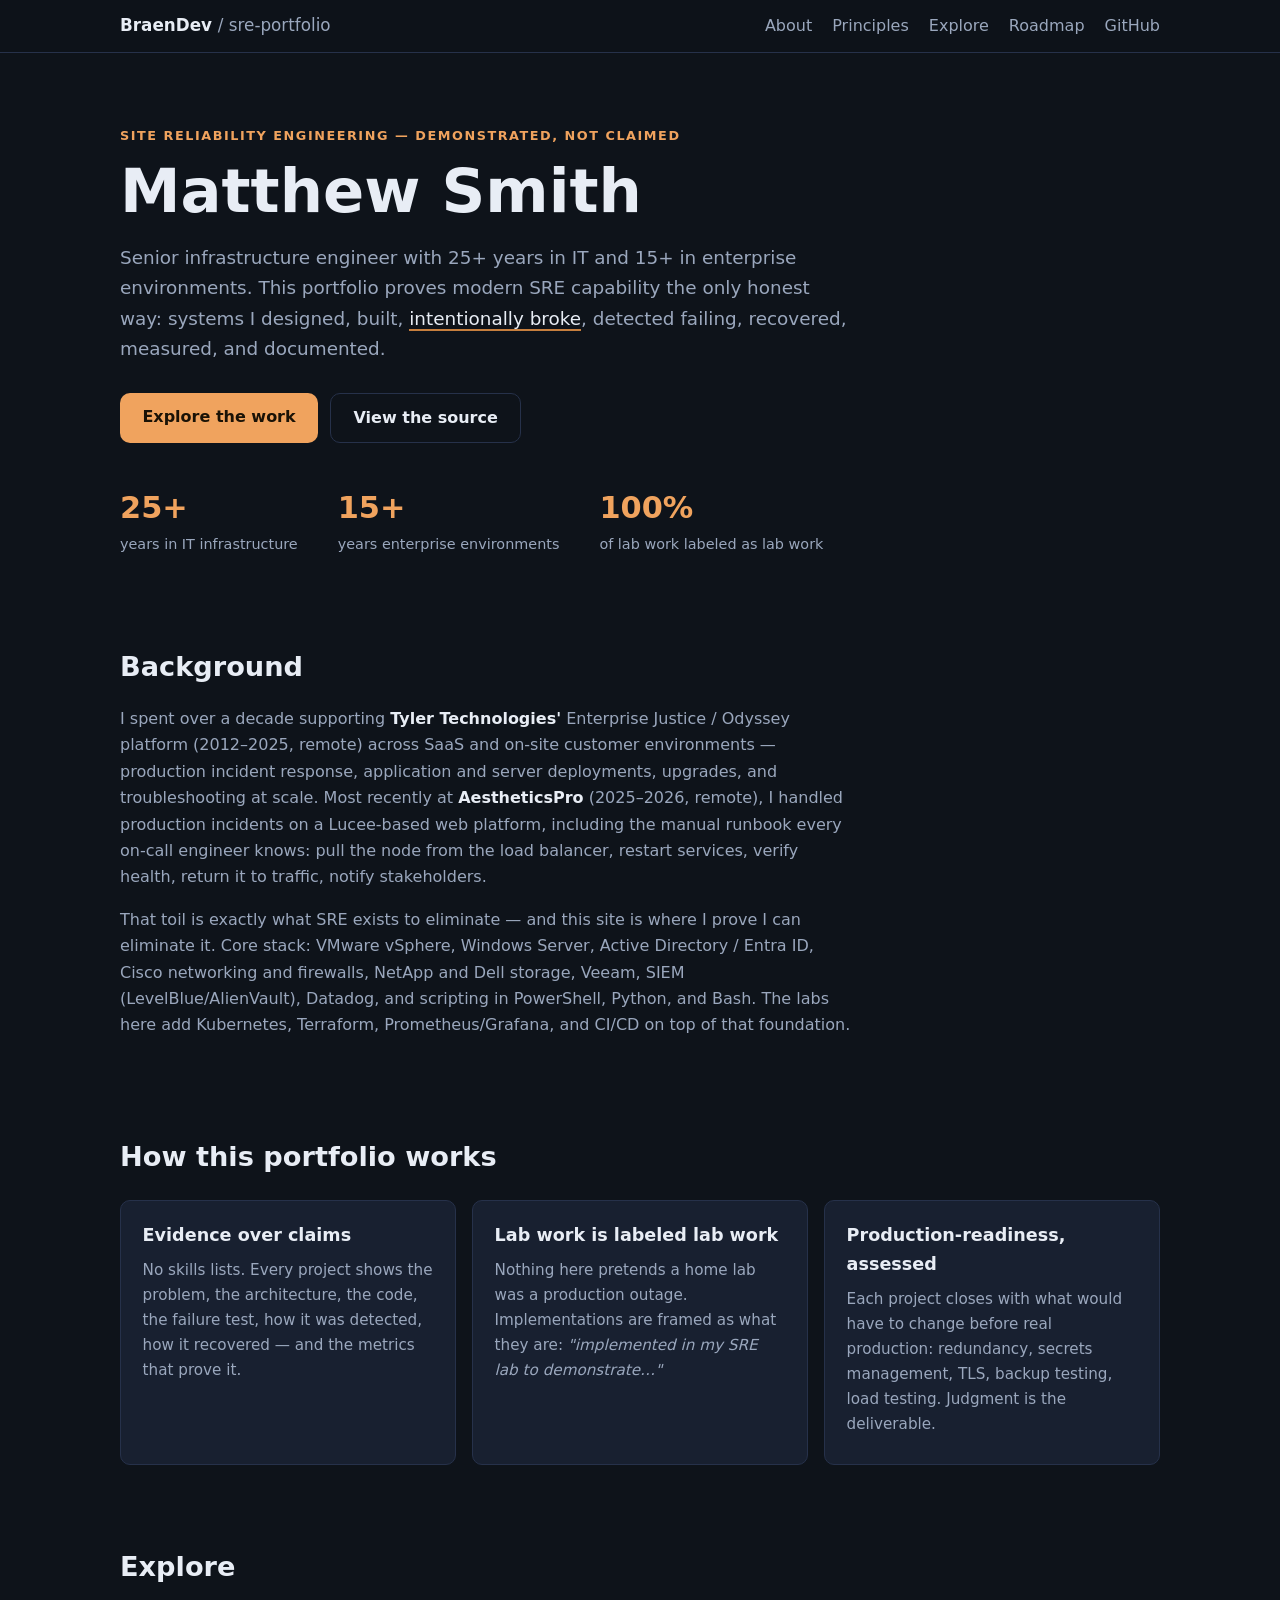
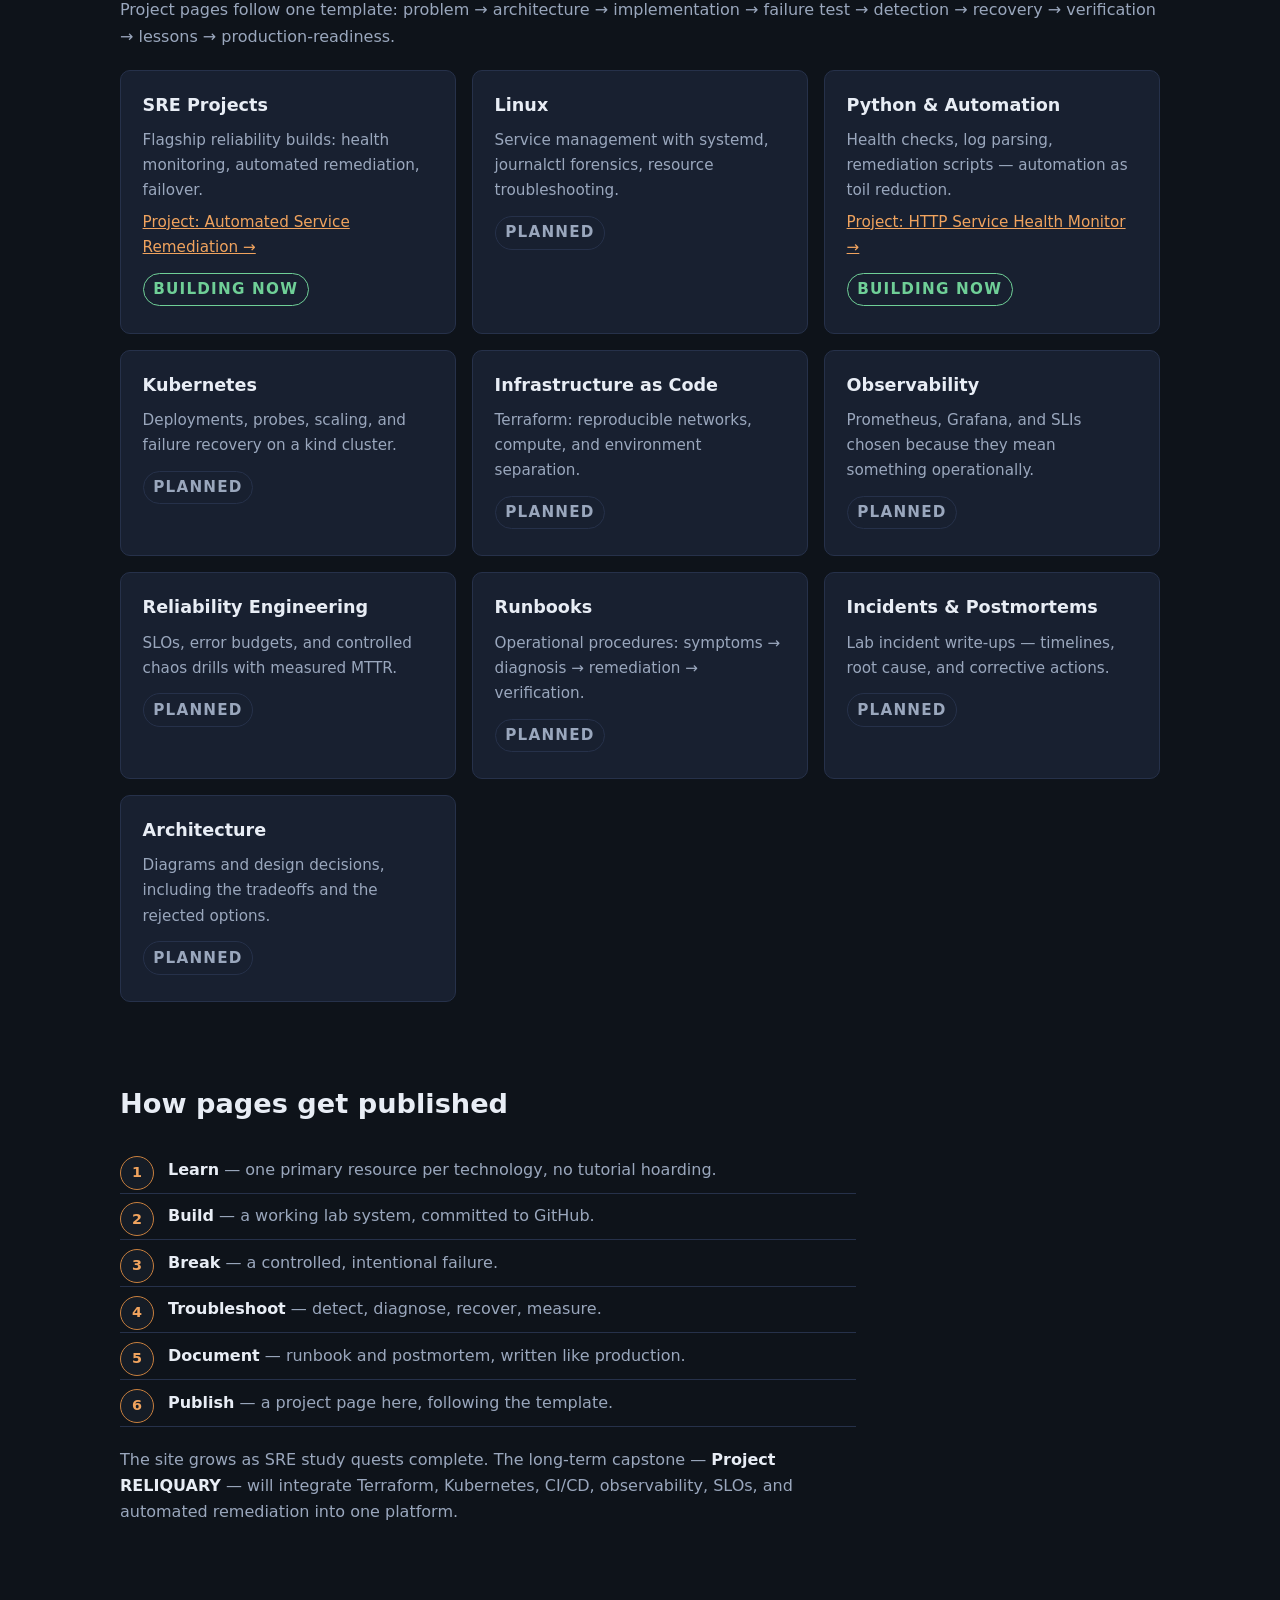
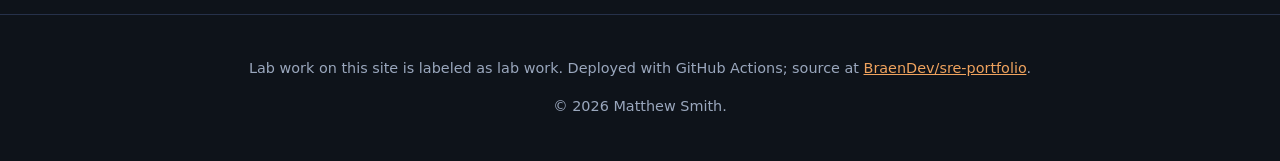
<file: index.html>
<!DOCTYPE html>
<html lang="en">
<head>
<meta charset="utf-8">
<meta name="viewport" content="width=device-width, initial-scale=1">
<title>Matthew Smith — SRE Portfolio</title>
<meta name="description" content="Employer-facing SRE portfolio for Matthew Smith (BraenDev): hands-on reliability engineering — systems designed, built, intentionally broken, recovered, and documented.">
<link rel="stylesheet" href="assets/css/style.css">
</head>
<body>
<header class="site-header">
  <nav class="nav" aria-label="Primary">
    <a class="brand" href="index.html">BraenDev <span>/ sre-portfolio</span></a>
    <button class="nav-toggle" type="button" aria-label="Toggle navigation" aria-expanded="false">&#9776;</button>
    <ul class="nav-links">
      <li><a href="#about">About</a></li>
      <li><a href="#principles">Principles</a></li>
      <li><a href="#explore">Explore</a></li>
      <li><a href="#roadmap">Roadmap</a></li>
      <li><a href="https://github.com/BraenDev" rel="noopener">GitHub</a></li>
    </ul>
  </nav>
</header>

<main>
  <section class="hero">
    <p class="kicker">Site Reliability Engineering — demonstrated, not claimed</p>
    <h1>Matthew Smith</h1>
    <p class="lede">Senior infrastructure engineer with 25+ years in IT and 15+ in enterprise environments.
      This portfolio proves modern SRE capability the only honest way: systems I designed, built,
      <em>intentionally broke</em>, detected failing, recovered, measured, and documented.</p>
    <div class="hero-actions">
      <a class="btn" href="#explore">Explore the work</a>
      <a class="btn btn-ghost" href="https://github.com/BraenDev/sre-portfolio" rel="noopener">View the source</a>
    </div>
    <dl class="stats">
      <div><dt>25+</dt><dd>years in IT infrastructure</dd></div>
      <div><dt>15+</dt><dd>years enterprise environments</dd></div>
      <div><dt>100%</dt><dd>of lab work labeled as lab work</dd></div>
    </dl>
  </section>

  <section id="about" class="section">
    <h2>Background</h2>
    <div class="prose">
      <p>I spent over a decade supporting <strong>Tyler Technologies'</strong> Enterprise Justice / Odyssey
        platform (2012–2025, remote) across SaaS and on-site customer environments — production incident
        response, application and server deployments, upgrades, and troubleshooting at scale. Most recently
        at <strong>AestheticsPro</strong> (2025–2026, remote), I handled production incidents on a Lucee-based
        web platform, including the manual runbook every on-call engineer knows: pull the node from the load
        balancer, restart services, verify health, return it to traffic, notify stakeholders.</p>
      <p>That toil is exactly what SRE exists to eliminate — and this site is where I prove I can eliminate
        it. Core stack: VMware vSphere, Windows Server, Active Directory / Entra ID, Cisco networking and
        firewalls, NetApp and Dell storage, Veeam, SIEM (LevelBlue/AlienVault), Datadog, and scripting in
        PowerShell, Python, and Bash. The labs here add Kubernetes, Terraform, Prometheus/Grafana, and CI/CD
        on top of that foundation.</p>
    </div>
  </section>

  <section id="principles" class="section">
    <h2>How this portfolio works</h2>
    <div class="cards">
      <article class="card">
        <h3>Evidence over claims</h3>
        <p>No skills lists. Every project shows the problem, the architecture, the code, the failure test,
          how it was detected, how it recovered — and the metrics that prove it.</p>
      </article>
      <article class="card">
        <h3>Lab work is labeled lab work</h3>
        <p>Nothing here pretends a home lab was a production outage. Implementations are framed as what
          they are: <em>"implemented in my SRE lab to demonstrate…"</em></p>
      </article>
      <article class="card">
        <h3>Production-readiness, assessed</h3>
        <p>Each project closes with what would have to change before real production: redundancy, secrets
          management, TLS, backup testing, load testing. Judgment is the deliverable.</p>
      </article>
    </div>
  </section>

  <section id="explore" class="section">
    <h2>Explore</h2>
    <p class="section-sub">Project pages follow one template: problem → architecture → implementation →
      failure test → detection → recovery → verification → lessons → production-readiness.</p>
    <div class="cards">
      <article class="card"><h3>SRE Projects</h3><p>Flagship reliability builds: health monitoring, automated remediation, failover.</p><p><a href="projects/automated-remediation.html" style="color:var(--accent);">Project: Automated Service Remediation →</a></p><p class="status building">Building now</p></article>
      <article class="card"><h3>Linux</h3><p>Service management with systemd, journalctl forensics, resource troubleshooting.</p><p class="status planned">Planned</p></article>
      <article class="card"><h3>Python &amp; Automation</h3><p>Health checks, log parsing, remediation scripts — automation as toil reduction.</p><p><a href="projects/health-monitoring.html" style="color:var(--accent);">Project: HTTP Service Health Monitor →</a></p><p class="status building">Building now</p></article>
      <article class="card"><h3>Kubernetes</h3><p>Deployments, probes, scaling, and failure recovery on a kind cluster.</p><p class="status planned">Planned</p></article>
      <article class="card"><h3>Infrastructure as Code</h3><p>Terraform: reproducible networks, compute, and environment separation.</p><p class="status planned">Planned</p></article>
      <article class="card"><h3>Observability</h3><p>Prometheus, Grafana, and SLIs chosen because they mean something operationally.</p><p class="status planned">Planned</p></article>
      <article class="card"><h3>Reliability Engineering</h3><p>SLOs, error budgets, and controlled chaos drills with measured MTTR.</p><p class="status planned">Planned</p></article>
      <article class="card"><h3>Runbooks</h3><p>Operational procedures: symptoms → diagnosis → remediation → verification.</p><p class="status planned">Planned</p></article>
      <article class="card"><h3>Incidents &amp; Postmortems</h3><p>Lab incident write-ups — timelines, root cause, and corrective actions.</p><p class="status planned">Planned</p></article>
      <article class="card"><h3>Architecture</h3><p>Diagrams and design decisions, including the tradeoffs and the rejected options.</p><p class="status planned">Planned</p></article>
    </div>
  </section>

  <section id="roadmap" class="section">
    <h2>How pages get published</h2>
    <ol class="steps">
      <li><strong>Learn</strong> — one primary resource per technology, no tutorial hoarding.</li>
      <li><strong>Build</strong> — a working lab system, committed to GitHub.</li>
      <li><strong>Break</strong> — a controlled, intentional failure.</li>
      <li><strong>Troubleshoot</strong> — detect, diagnose, recover, measure.</li>
      <li><strong>Document</strong> — runbook and postmortem, written like production.</li>
      <li><strong>Publish</strong> — a project page here, following the template.</li>
    </ol>
    <p class="prose">The site grows as SRE study quests complete. The long-term capstone —
      <strong>Project RELIQUARY</strong> — will integrate Terraform, Kubernetes, CI/CD, observability,
      SLOs, and automated remediation into one platform.</p>
  </section>
</main>

<footer class="site-footer">
  <p>Lab work on this site is labeled as lab work. Deployed with GitHub Actions; source at
    <a href="https://github.com/BraenDev/sre-portfolio" rel="noopener">BraenDev/sre-portfolio</a>.</p>
  <p>&copy; <span id="year">2026</span> Matthew Smith.</p>
</footer>

<script src="assets/js/main.js"></script>
</body>
</html>
</file>
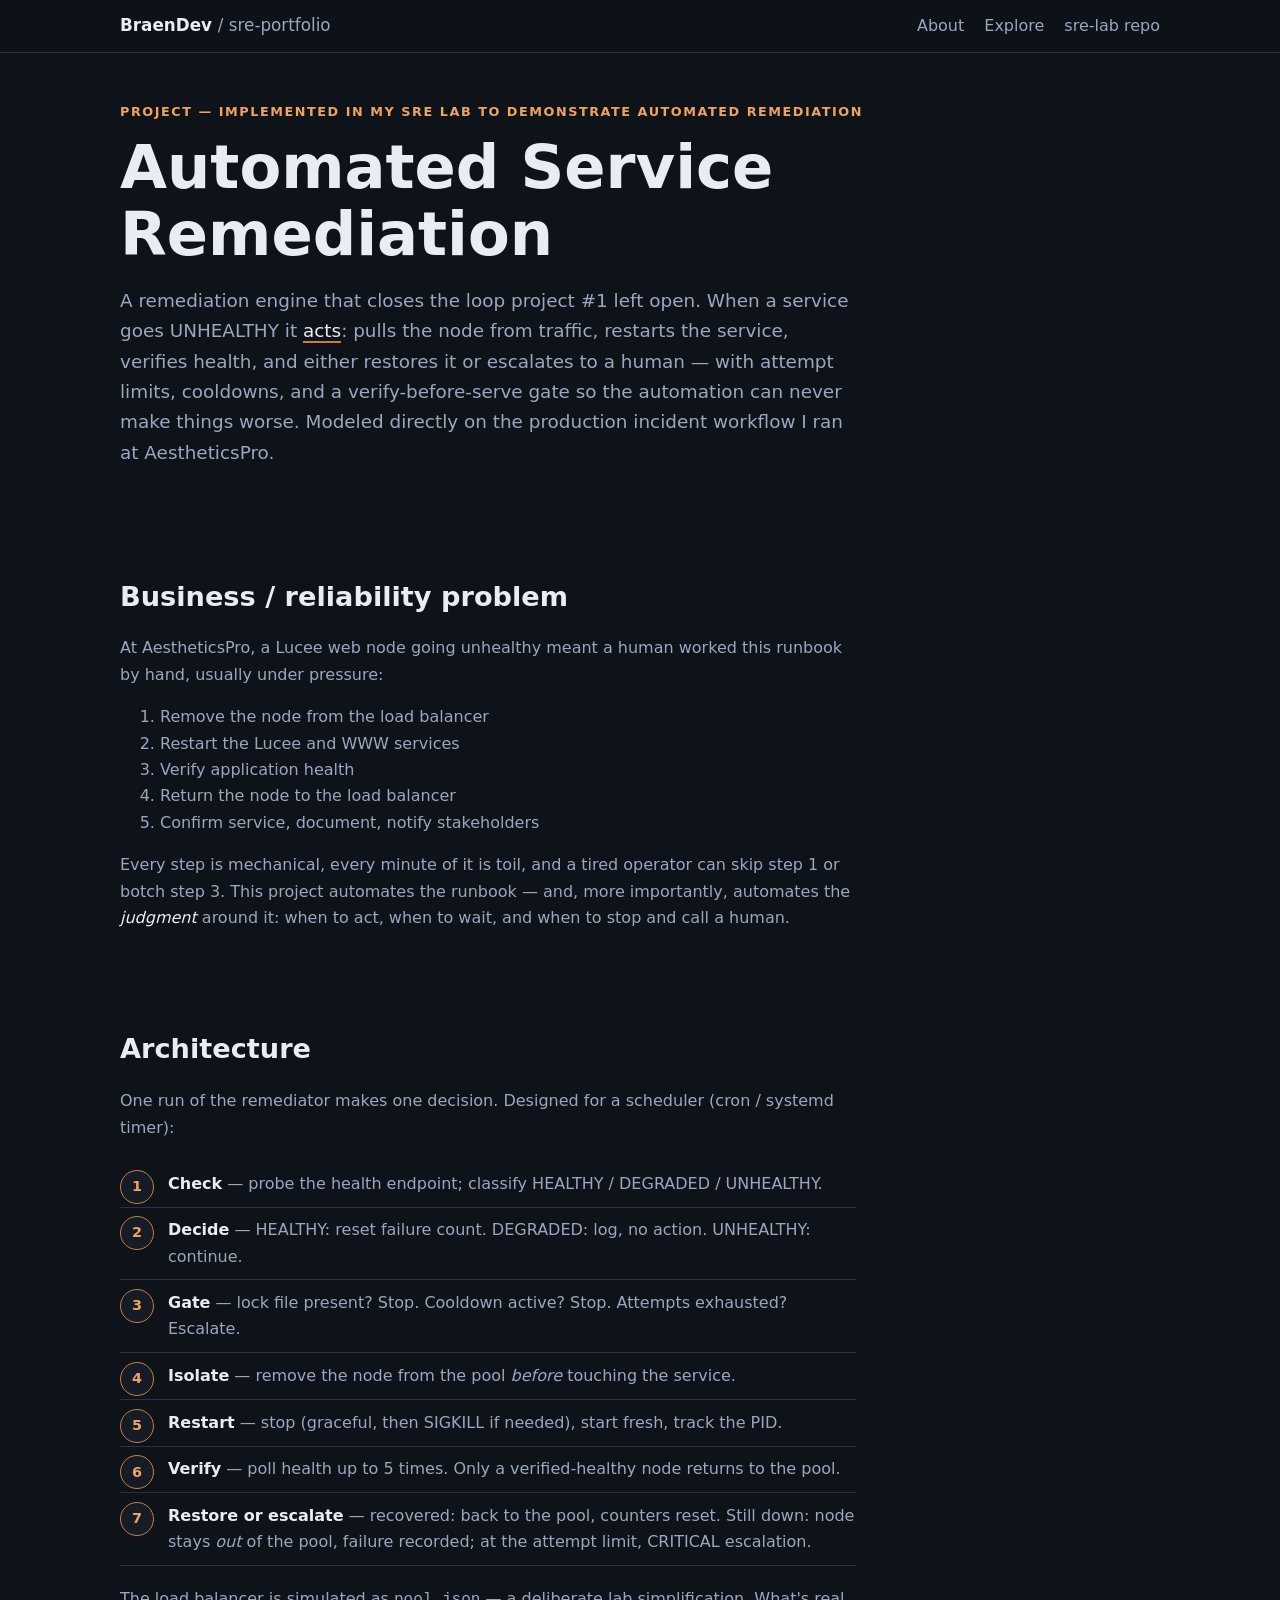
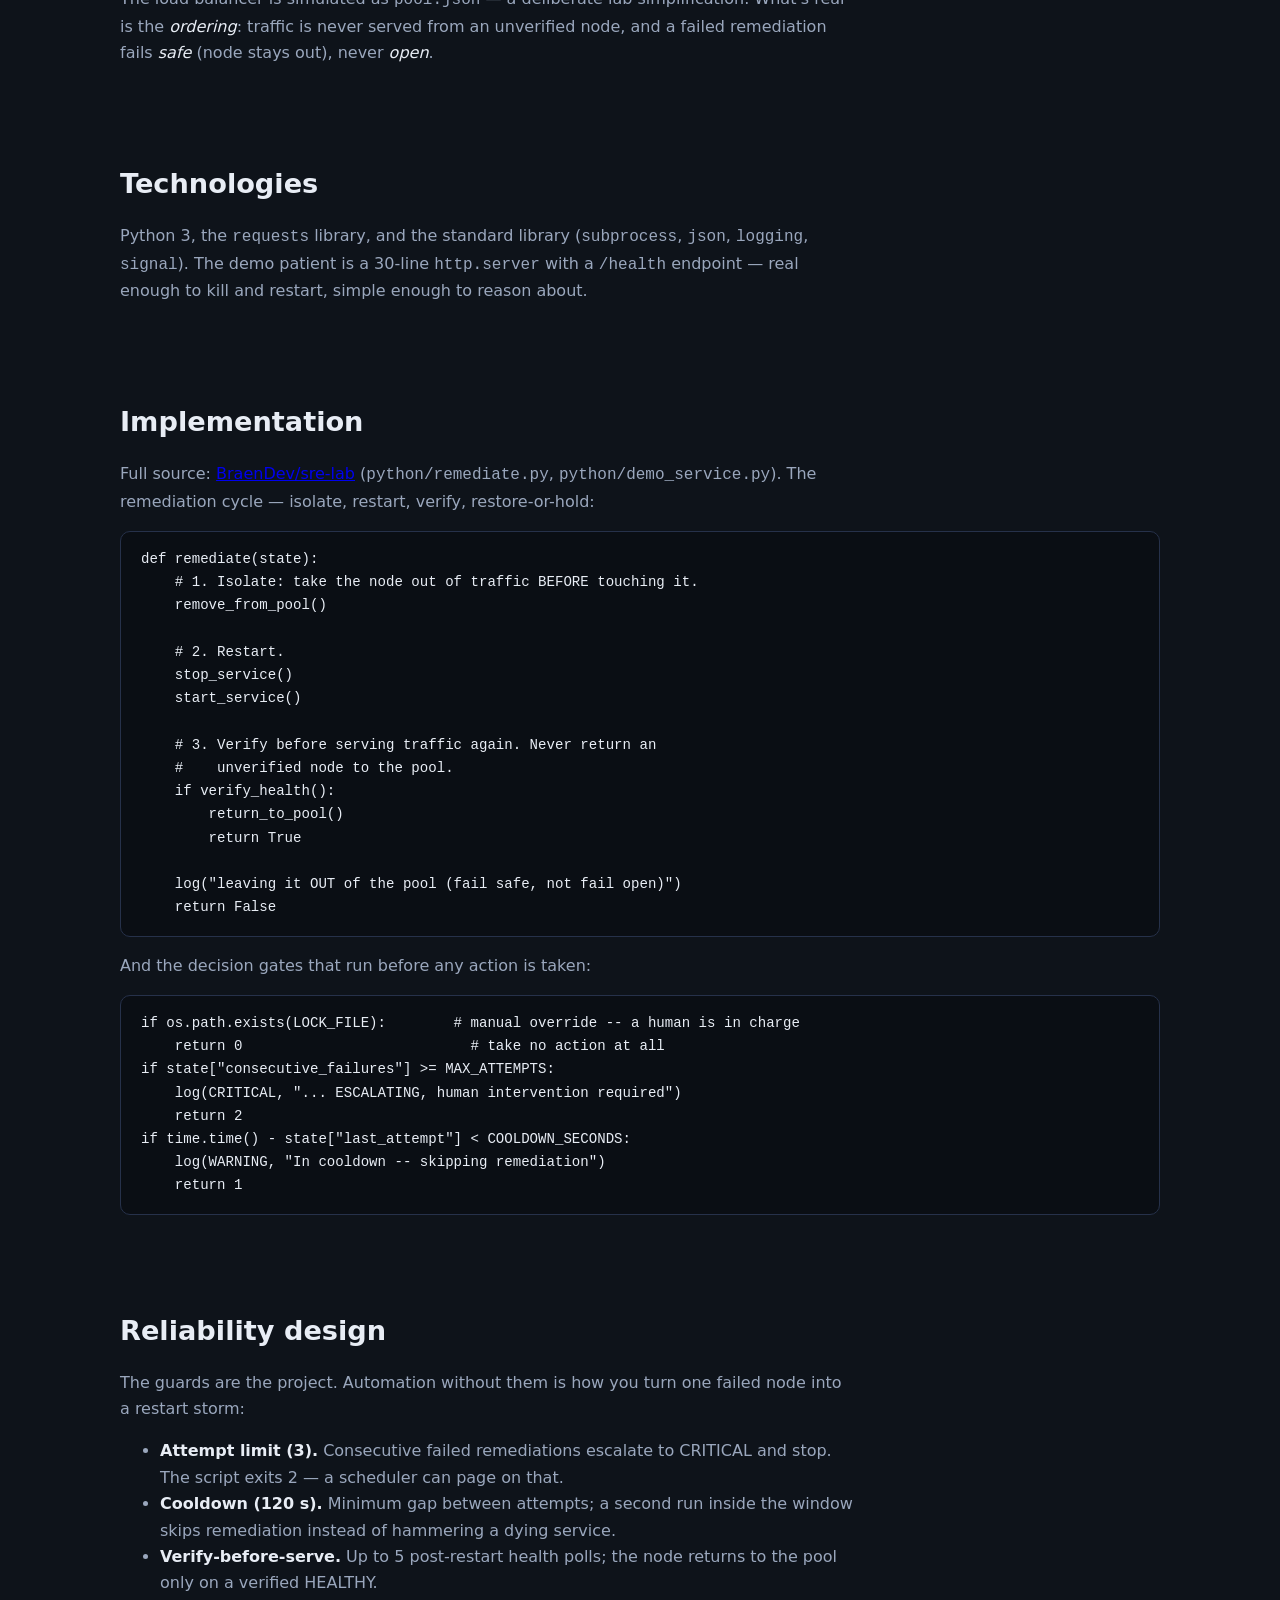
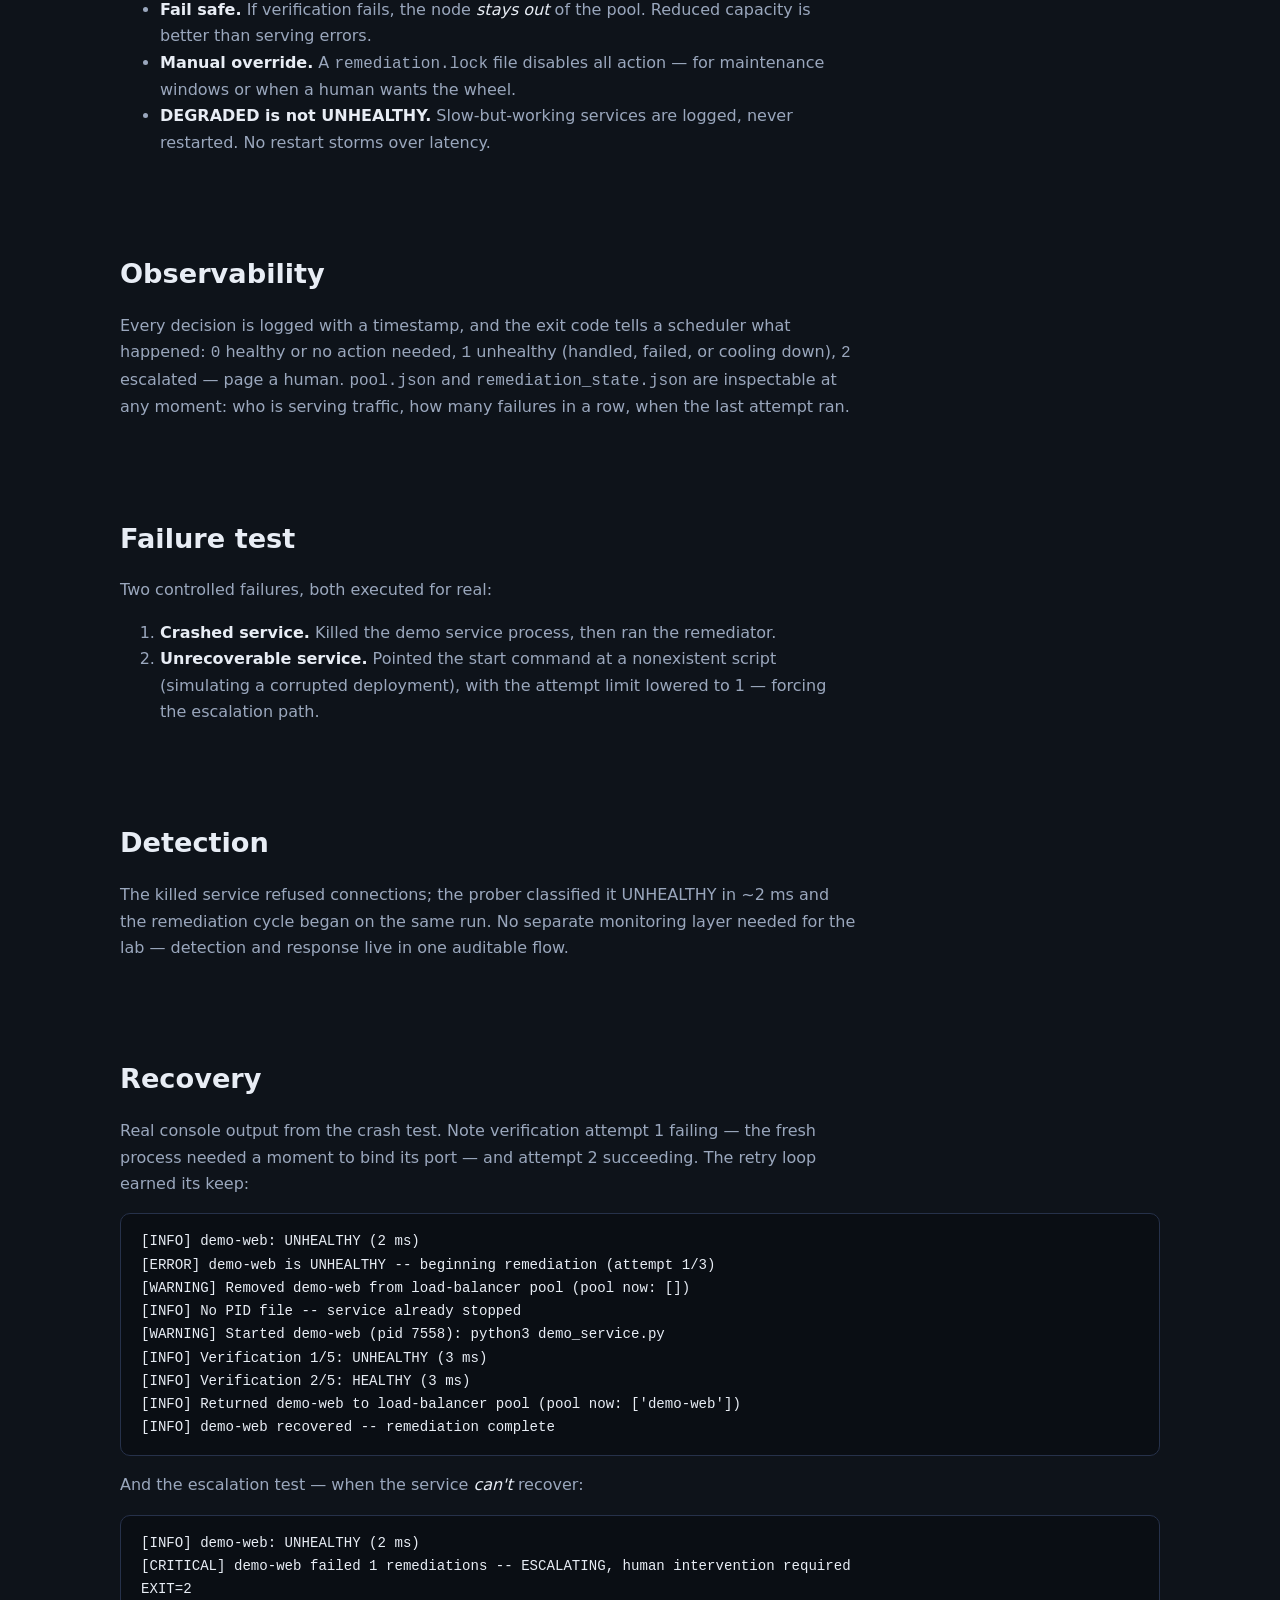
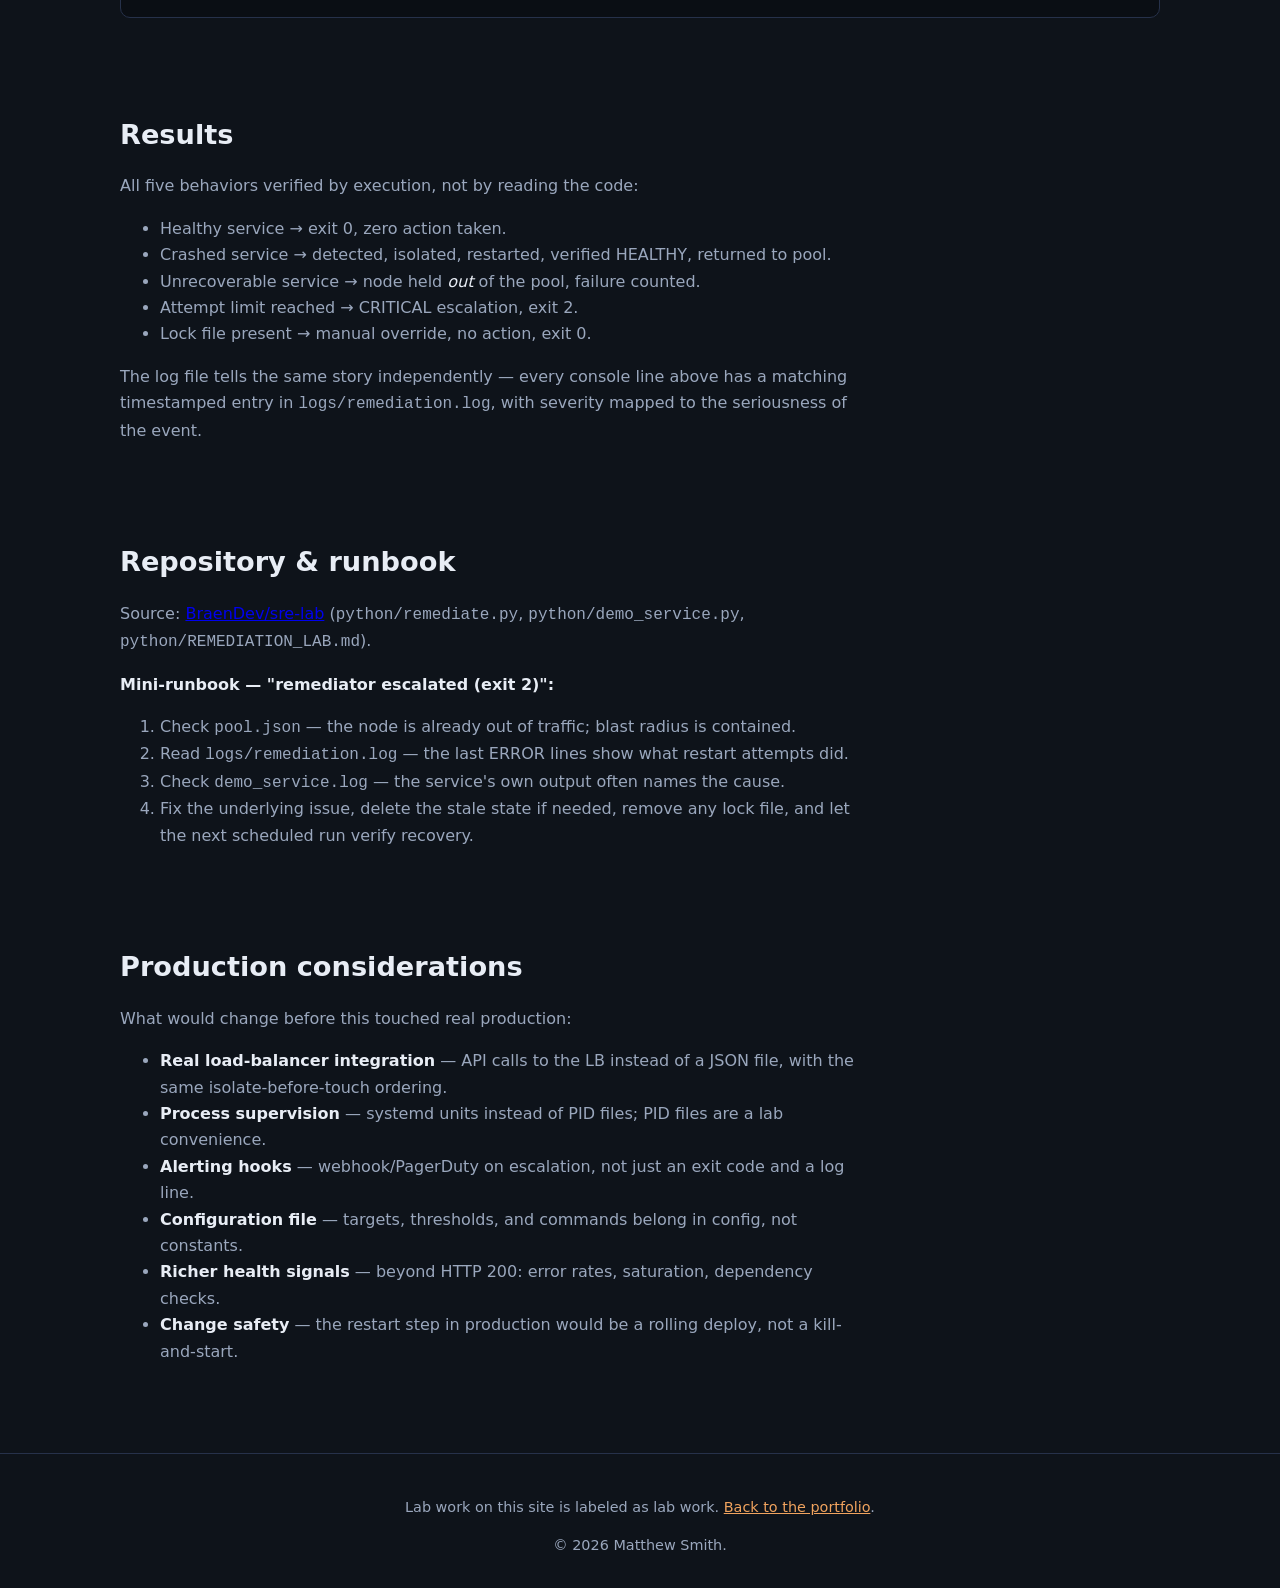
<file: projects/automated-remediation.html>
<!DOCTYPE html>
<html lang="en">
<head>
<meta charset="utf-8">
<meta name="viewport" content="width=device-width, initial-scale=1">
<title>Automated Service Remediation — Matthew Smith, SRE Portfolio</title>
<meta name="description" content="Automated remediation lab: detect an unhealthy service, isolate it from traffic, restart it, verify recovery, or escalate — with safety guards throughout.">
<link rel="stylesheet" href="../assets/css/style.css">
</head>
<body>
<header class="site-header">
  <nav class="nav" aria-label="Primary">
    <a class="brand" href="../index.html">BraenDev <span>/ sre-portfolio</span></a>
    <button class="nav-toggle" type="button" aria-label="Toggle navigation" aria-expanded="false">&#9776;</button>
    <ul class="nav-links">
      <li><a href="../index.html#about">About</a></li>
      <li><a href="../index.html#explore">Explore</a></li>
      <li><a href="https://github.com/BraenDev/sre-lab" rel="noopener">sre-lab repo</a></li>
    </ul>
  </nav>
</header>

<main>
  <section class="hero" style="padding-top:3rem;">
    <p class="kicker">Project — implemented in my SRE lab to demonstrate automated remediation</p>
    <h1>Automated Service Remediation</h1>
    <p class="lede">A remediation engine that closes the loop project #1 left open. When a service goes
      UNHEALTHY it <em>acts</em>: pulls the node from traffic, restarts the service, verifies health,
      and either restores it or escalates to a human — with attempt limits, cooldowns, and a
      verify-before-serve gate so the automation can never make things worse. Modeled directly on
      the production incident workflow I ran at AestheticsPro.</p>
  </section>

  <section class="section">
    <h2>Business / reliability problem</h2>
    <div class="prose">
      <p>At AestheticsPro, a Lucee web node going unhealthy meant a human worked this runbook by hand,
        usually under pressure:</p>
      <ol>
        <li>Remove the node from the load balancer</li>
        <li>Restart the Lucee and WWW services</li>
        <li>Verify application health</li>
        <li>Return the node to the load balancer</li>
        <li>Confirm service, document, notify stakeholders</li>
      </ol>
      <p>Every step is mechanical, every minute of it is toil, and a tired operator can skip step 1 or
        botch step 3. This project automates the runbook — and, more importantly, automates the
        <em>judgment</em> around it: when to act, when to wait, and when to stop and call a human.</p>
    </div>
  </section>

  <section class="section">
    <h2>Architecture</h2>
    <div class="prose"><p>One run of the remediator makes one decision. Designed for a scheduler
      (cron / systemd timer):</p></div>
    <ol class="steps">
      <li><strong>Check</strong> — probe the health endpoint; classify HEALTHY / DEGRADED / UNHEALTHY.</li>
      <li><strong>Decide</strong> — HEALTHY: reset failure count. DEGRADED: log, no action. UNHEALTHY: continue.</li>
      <li><strong>Gate</strong> — lock file present? Stop. Cooldown active? Stop. Attempts exhausted? Escalate.</li>
      <li><strong>Isolate</strong> — remove the node from the pool <em>before</em> touching the service.</li>
      <li><strong>Restart</strong> — stop (graceful, then SIGKILL if needed), start fresh, track the PID.</li>
      <li><strong>Verify</strong> — poll health up to 5 times. Only a verified-healthy node returns to the pool.</li>
      <li><strong>Restore or escalate</strong> — recovered: back to the pool, counters reset. Still down: node
        stays <em>out</em> of the pool, failure recorded; at the attempt limit, CRITICAL escalation.</li>
    </ol>
    <div class="prose"><p>The load balancer is simulated as <code>pool.json</code> — a deliberate lab simplification.
      What's real is the <em>ordering</em>: traffic is never served from an unverified node, and a failed
      remediation fails <em>safe</em> (node stays out), never <em>open</em>.</p></div>
  </section>

  <section class="section">
    <h2>Technologies</h2>
    <div class="prose"><p>Python 3, the <code>requests</code> library, and the standard library
      (<code>subprocess</code>, <code>json</code>, <code>logging</code>, <code>signal</code>).
      The demo patient is a 30-line <code>http.server</code> with a <code>/health</code> endpoint —
      real enough to kill and restart, simple enough to reason about.</p></div>
  </section>

  <section class="section">
    <h2>Implementation</h2>
    <div class="prose">
      <p>Full source: <a href="https://github.com/BraenDev/sre-lab" rel="noopener">BraenDev/sre-lab</a>
        (<code>python/remediate.py</code>, <code>python/demo_service.py</code>).
        The remediation cycle — isolate, restart, verify, restore-or-hold:</p>
    </div>
<pre><code>def remediate(state):
    # 1. Isolate: take the node out of traffic BEFORE touching it.
    remove_from_pool()

    # 2. Restart.
    stop_service()
    start_service()

    # 3. Verify before serving traffic again. Never return an
    #    unverified node to the pool.
    if verify_health():
        return_to_pool()
        return True

    log("leaving it OUT of the pool (fail safe, not fail open)")
    return False</code></pre>
    <div class="prose"><p>And the decision gates that run before any action is taken:</p></div>
<pre><code>if os.path.exists(LOCK_FILE):        # manual override -- a human is in charge
    return 0                           # take no action at all
if state["consecutive_failures"] >= MAX_ATTEMPTS:
    log(CRITICAL, "... ESCALATING, human intervention required")
    return 2
if time.time() - state["last_attempt"] &lt; COOLDOWN_SECONDS:
    log(WARNING, "In cooldown -- skipping remediation")
    return 1</code></pre>
  </section>

  <section class="section">
    <h2>Reliability design</h2>
    <div class="prose">
      <p>The guards are the project. Automation without them is how you turn one failed node into
        a restart storm:</p>
      <ul>
        <li><strong>Attempt limit (3).</strong> Consecutive failed remediations escalate to CRITICAL
          and stop. The script exits 2 — a scheduler can page on that.</li>
        <li><strong>Cooldown (120&nbsp;s).</strong> Minimum gap between attempts; a second run inside
          the window skips remediation instead of hammering a dying service.</li>
        <li><strong>Verify-before-serve.</strong> Up to 5 post-restart health polls; the node returns
          to the pool only on a verified HEALTHY.</li>
        <li><strong>Fail safe.</strong> If verification fails, the node <em>stays out</em> of the pool.
          Reduced capacity is better than serving errors.</li>
        <li><strong>Manual override.</strong> A <code>remediation.lock</code> file disables all action —
          for maintenance windows or when a human wants the wheel.</li>
        <li><strong>DEGRADED is not UNHEALTHY.</strong> Slow-but-working services are logged, never
          restarted. No restart storms over latency.</li>
      </ul>
    </div>
  </section>

  <section class="section">
    <h2>Observability</h2>
    <div class="prose">
      <p>Every decision is logged with a timestamp, and the exit code tells a scheduler what happened:
        <code>0</code> healthy or no action needed, <code>1</code> unhealthy (handled, failed, or cooling
        down), <code>2</code> escalated — page a human. <code>pool.json</code> and
        <code>remediation_state.json</code> are inspectable at any moment: who is serving traffic,
        how many failures in a row, when the last attempt ran.</p>
    </div>
  </section>

  <section class="section">
    <h2>Failure test</h2>
    <div class="prose">
      <p>Two controlled failures, both executed for real:</p>
      <ol>
        <li><strong>Crashed service.</strong> Killed the demo service process, then ran the remediator.</li>
        <li><strong>Unrecoverable service.</strong> Pointed the start command at a nonexistent script
          (simulating a corrupted deployment), with the attempt limit lowered to 1 — forcing the
          escalation path.</li>
      </ol>
    </div>
  </section>

  <section class="section">
    <h2>Detection</h2>
    <div class="prose">
      <p>The killed service refused connections; the prober classified it UNHEALTHY in ~2&nbsp;ms and
        the remediation cycle began on the same run. No separate monitoring layer needed for the lab —
        detection and response live in one auditable flow.</p>
    </div>
  </section>

  <section class="section">
    <h2>Recovery</h2>
    <div class="prose">
      <p>Real console output from the crash test. Note verification attempt 1 failing — the fresh
        process needed a moment to bind its port — and attempt 2 succeeding. The retry loop earned
        its keep:</p>
    </div>
<pre><code>[INFO] demo-web: UNHEALTHY (2 ms)
[ERROR] demo-web is UNHEALTHY -- beginning remediation (attempt 1/3)
[WARNING] Removed demo-web from load-balancer pool (pool now: [])
[INFO] No PID file -- service already stopped
[WARNING] Started demo-web (pid 7558): python3 demo_service.py
[INFO] Verification 1/5: UNHEALTHY (3 ms)
[INFO] Verification 2/5: HEALTHY (3 ms)
[INFO] Returned demo-web to load-balancer pool (pool now: ['demo-web'])
[INFO] demo-web recovered -- remediation complete</code></pre>
    <div class="prose"><p>And the escalation test — when the service <em>can't</em> recover:</p></div>
<pre><code>[INFO] demo-web: UNHEALTHY (2 ms)
[CRITICAL] demo-web failed 1 remediations -- ESCALATING, human intervention required
EXIT=2</code></pre>
  </section>

  <section class="section">
    <h2>Results</h2>
    <div class="prose">
      <p>All five behaviors verified by execution, not by reading the code:</p>
      <ul>
        <li>Healthy service → exit 0, zero action taken.</li>
        <li>Crashed service → detected, isolated, restarted, verified HEALTHY, returned to pool.</li>
        <li>Unrecoverable service → node held <em>out</em> of the pool, failure counted.</li>
        <li>Attempt limit reached → CRITICAL escalation, exit 2.</li>
        <li>Lock file present → manual override, no action, exit 0.</li>
      </ul>
      <p>The log file tells the same story independently — every console line above has a matching
        timestamped entry in <code>logs/remediation.log</code>, with severity mapped to the
        seriousness of the event.</p>
    </div>
  </section>

  <section class="section">
    <h2>Repository &amp; runbook</h2>
    <div class="prose">
      <p>Source: <a href="https://github.com/BraenDev/sre-lab" rel="noopener">BraenDev/sre-lab</a>
        (<code>python/remediate.py</code>, <code>python/demo_service.py</code>,
        <code>python/REMEDIATION_LAB.md</code>).</p>
      <p><strong>Mini-runbook — "remediator escalated (exit 2)":</strong></p>
      <ol>
        <li>Check <code>pool.json</code> — the node is already out of traffic; blast radius is contained.</li>
        <li>Read <code>logs/remediation.log</code> — the last ERROR lines show what restart attempts did.</li>
        <li>Check <code>demo_service.log</code> — the service's own output often names the cause.</li>
        <li>Fix the underlying issue, delete the stale state if needed, remove any lock file, and let the next scheduled run verify recovery.</li>
      </ol>
    </div>
  </section>

  <section class="section">
    <h2>Production considerations</h2>
    <div class="prose">
      <p>What would change before this touched real production:</p>
      <ul>
        <li><strong>Real load-balancer integration</strong> — API calls to the LB instead of a JSON file,
          with the same isolate-before-touch ordering.</li>
        <li><strong>Process supervision</strong> — systemd units instead of PID files; PID files are a lab convenience.</li>
        <li><strong>Alerting hooks</strong> — webhook/PagerDuty on escalation, not just an exit code and a log line.</li>
        <li><strong>Configuration file</strong> — targets, thresholds, and commands belong in config, not constants.</li>
        <li><strong>Richer health signals</strong> — beyond HTTP 200: error rates, saturation, dependency checks.</li>
        <li><strong>Change safety</strong> — the restart step in production would be a rolling deploy, not a kill-and-start.</li>
      </ul>
    </div>
  </section>
</main>

<footer class="site-footer">
  <p>Lab work on this site is labeled as lab work. <a href="../index.html">Back to the portfolio</a>.</p>
  <p>&copy; <span id="year">2026</span> Matthew Smith.</p>
</footer>

<script src="../assets/js/main.js"></script>
</body>
</html>
</file>
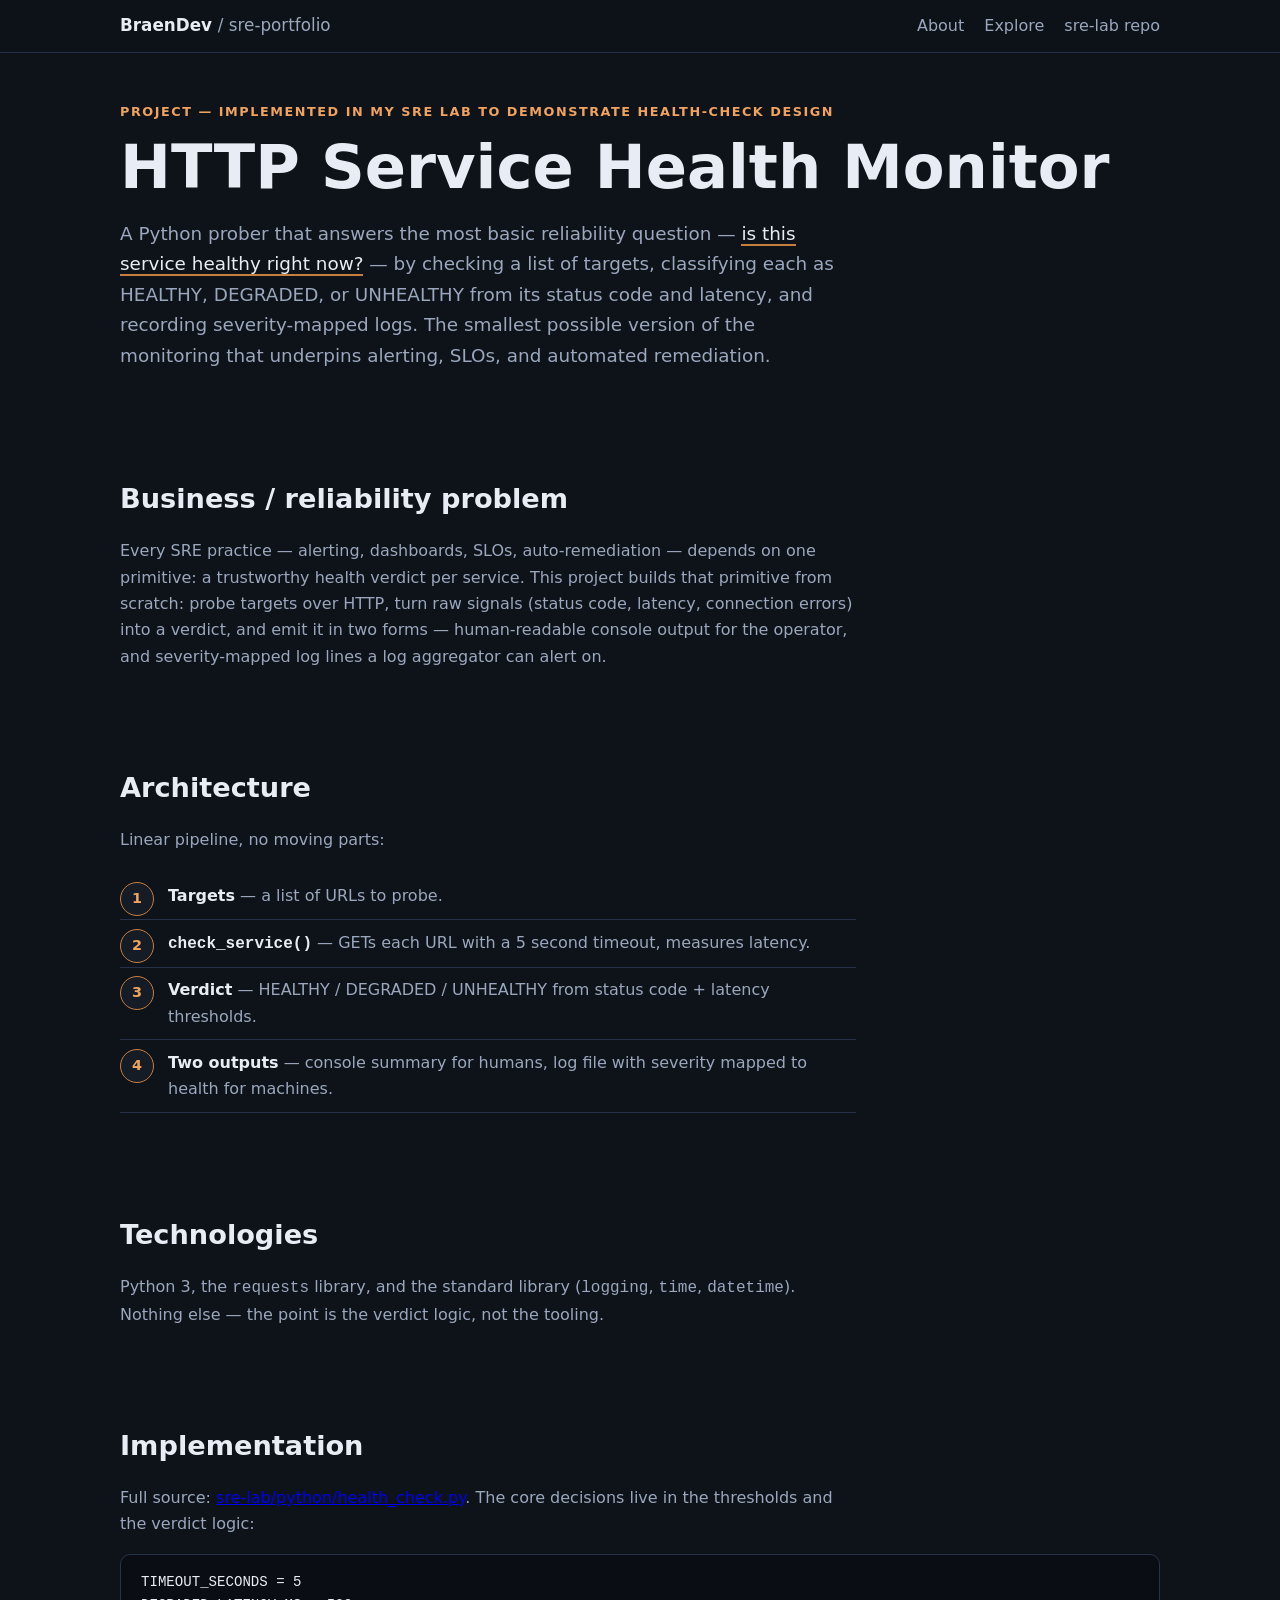
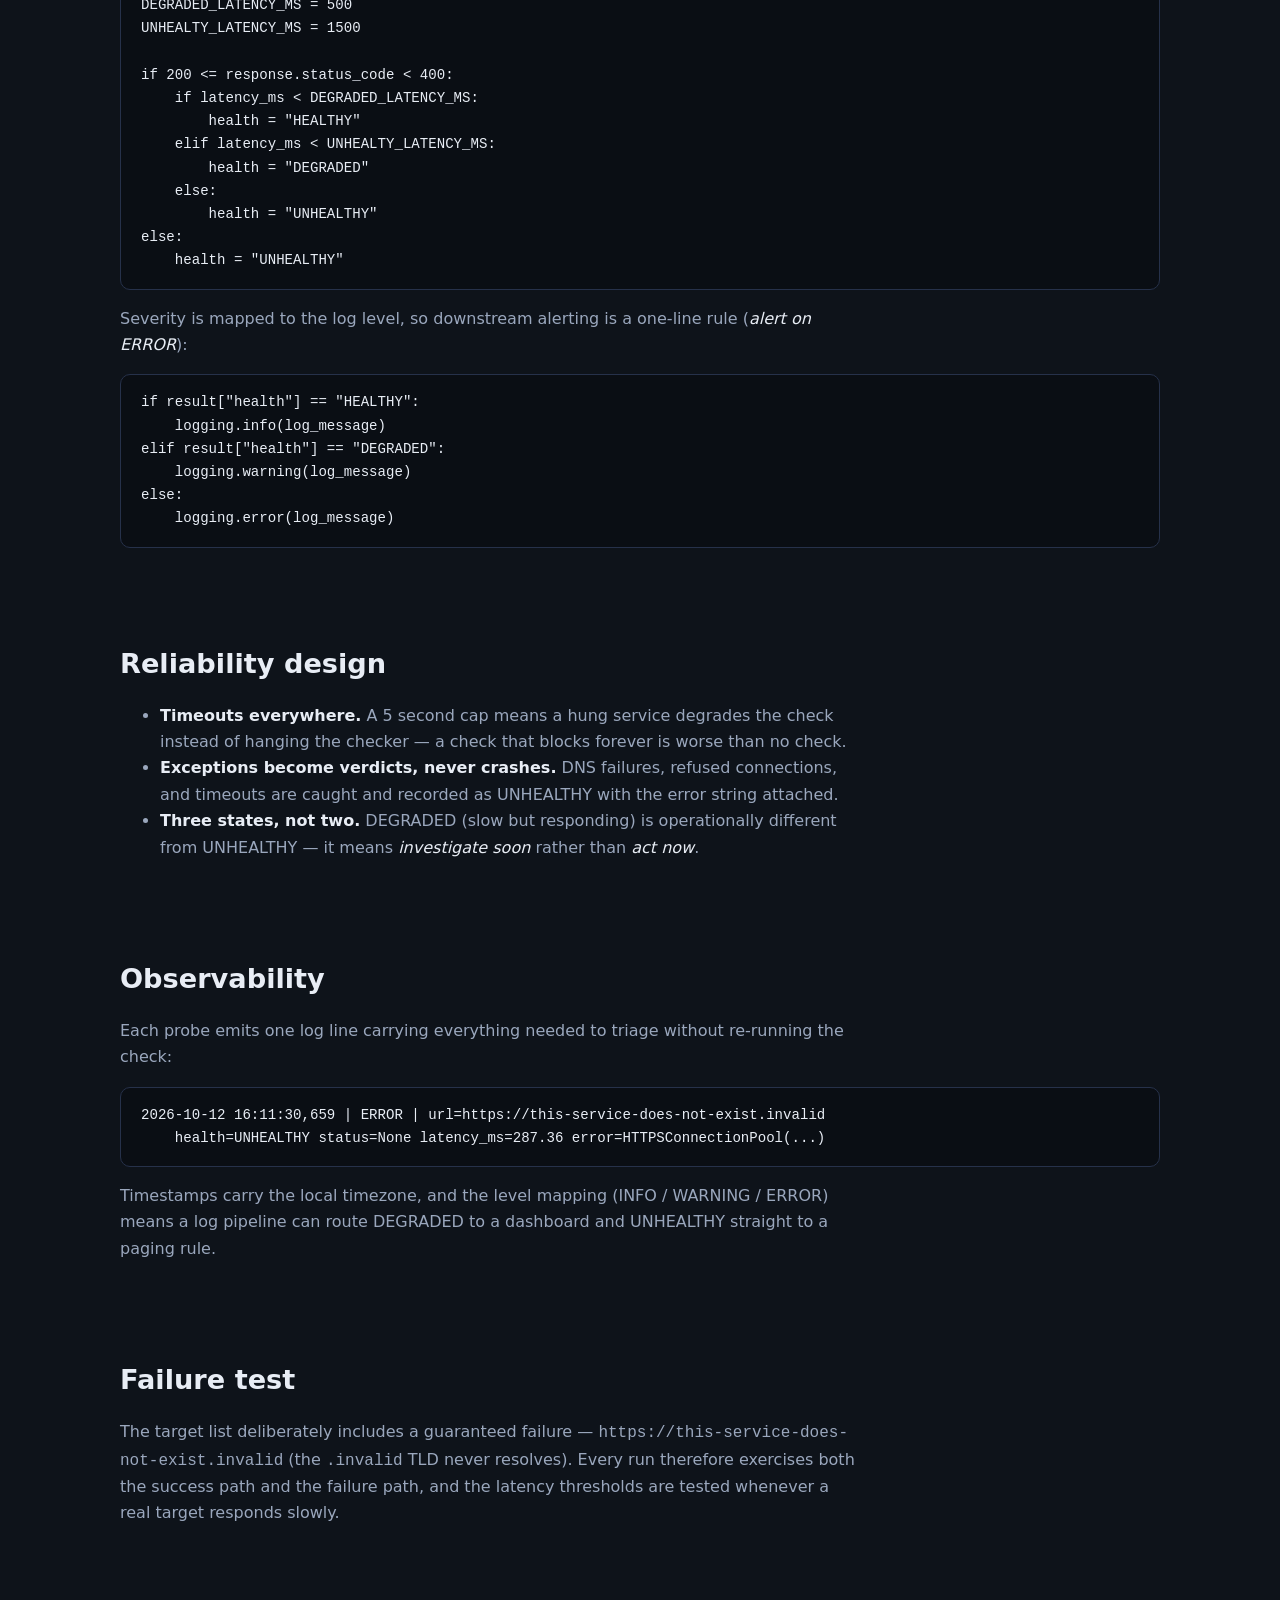
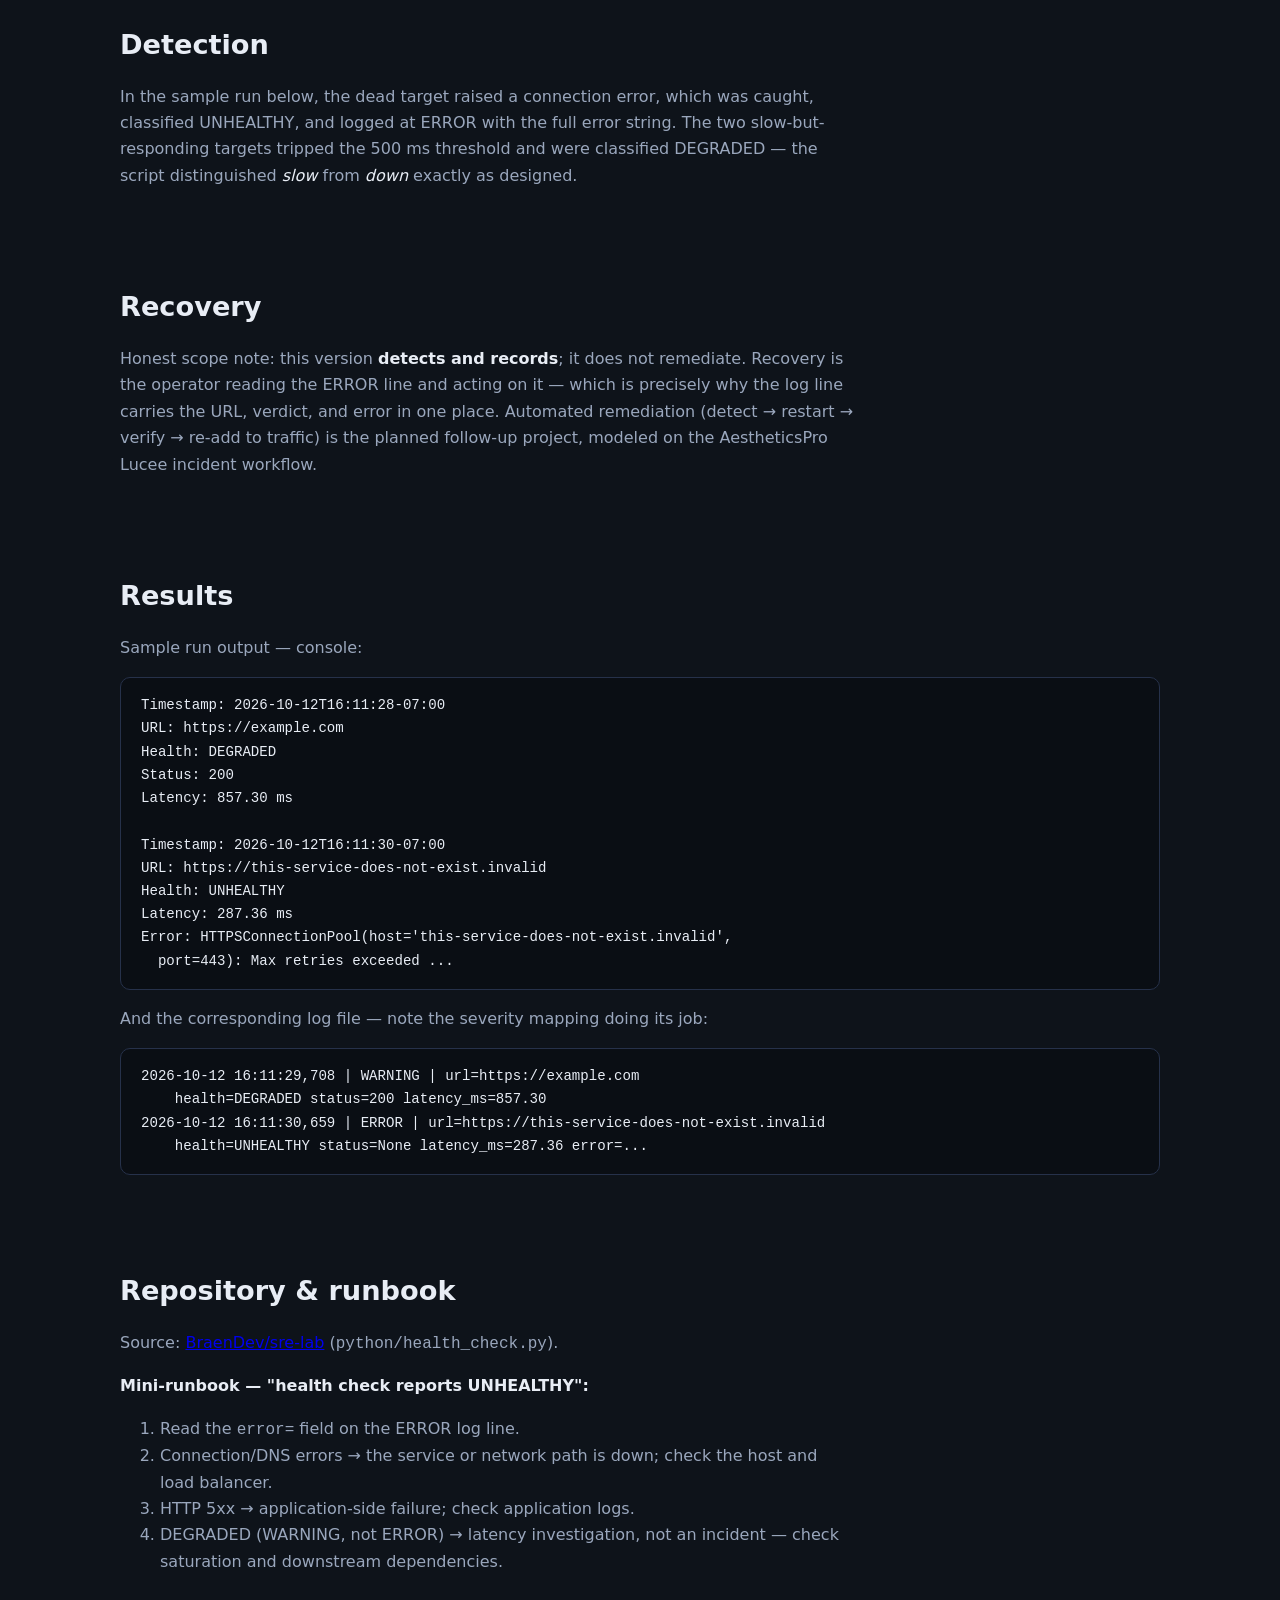
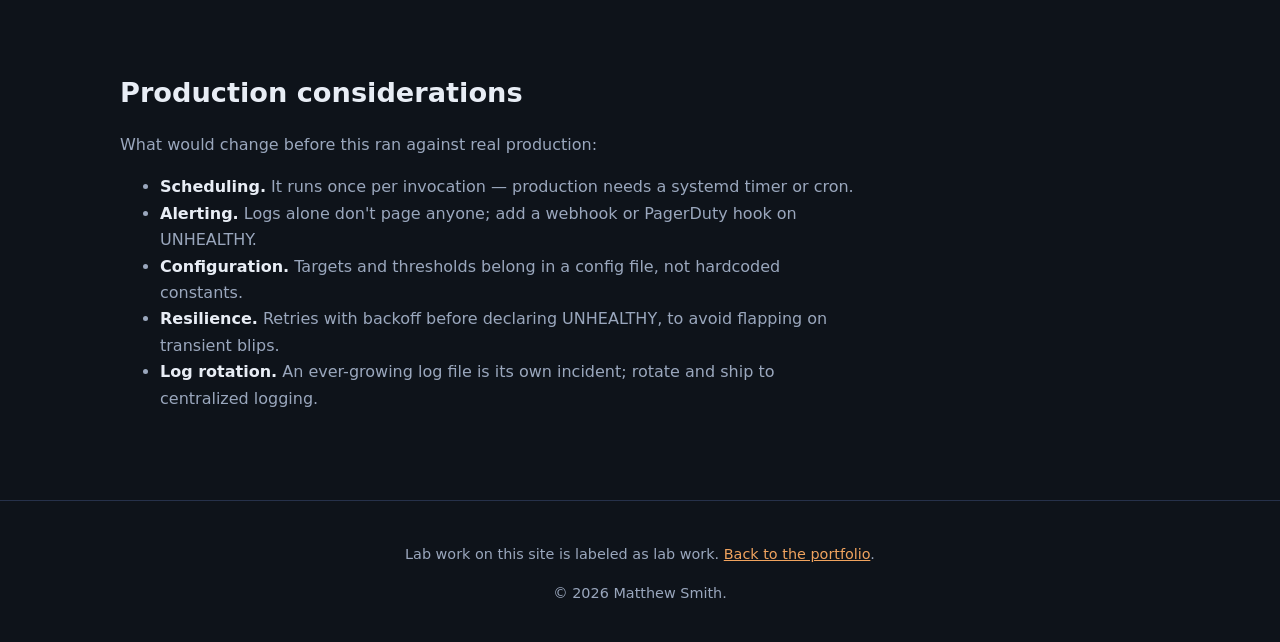
<file: projects/health-monitoring.html>
<!DOCTYPE html>
<html lang="en">
<head>
<meta charset="utf-8">
<meta name="viewport" content="width=device-width, initial-scale=1">
<title>HTTP Service Health Monitor — Matthew Smith, SRE Portfolio</title>
<meta name="description" content="Python health-checking lab: probing services, classifying HEALTHY / DEGRADED / UNHEALTHY from status and latency, and severity-mapped logging.">
<link rel="stylesheet" href="../assets/css/style.css">
</head>
<body>
<header class="site-header">
  <nav class="nav" aria-label="Primary">
    <a class="brand" href="../index.html">BraenDev <span>/ sre-portfolio</span></a>
    <button class="nav-toggle" type="button" aria-label="Toggle navigation" aria-expanded="false">&#9776;</button>
    <ul class="nav-links">
      <li><a href="../index.html#about">About</a></li>
      <li><a href="../index.html#explore">Explore</a></li>
      <li><a href="https://github.com/BraenDev/sre-lab" rel="noopener">sre-lab repo</a></li>
    </ul>
  </nav>
</header>

<main>
  <section class="hero" style="padding-top:3rem;">
    <p class="kicker">Project — implemented in my SRE lab to demonstrate health-check design</p>
    <h1>HTTP Service Health Monitor</h1>
    <p class="lede">A Python prober that answers the most basic reliability question — <em>is this service
      healthy right now?</em> — by checking a list of targets, classifying each as HEALTHY, DEGRADED,
      or UNHEALTHY from its status code and latency, and recording severity-mapped logs. The smallest
      possible version of the monitoring that underpins alerting, SLOs, and automated remediation.</p>
  </section>

  <section class="section">
    <h2>Business / reliability problem</h2>
    <div class="prose">
      <p>Every SRE practice — alerting, dashboards, SLOs, auto-remediation — depends on one primitive:
        a trustworthy health verdict per service. This project builds that primitive from scratch:
        probe targets over HTTP, turn raw signals (status code, latency, connection errors) into a
        verdict, and emit it in two forms — human-readable console output for the operator, and
        severity-mapped log lines a log aggregator can alert on.</p>
    </div>
  </section>

  <section class="section">
    <h2>Architecture</h2>
    <div class="prose"><p>Linear pipeline, no moving parts:</p></div>
    <ol class="steps">
      <li><strong>Targets</strong> — a list of URLs to probe.</li>
      <li><strong><code>check_service()</code></strong> — GETs each URL with a 5&nbsp;second timeout, measures latency.</li>
      <li><strong>Verdict</strong> — HEALTHY / DEGRADED / UNHEALTHY from status code + latency thresholds.</li>
      <li><strong>Two outputs</strong> — console summary for humans, log file with severity mapped to health for machines.</li>
    </ol>
  </section>

  <section class="section">
    <h2>Technologies</h2>
    <div class="prose"><p>Python 3, the <code>requests</code> library, and the standard library
      (<code>logging</code>, <code>time</code>, <code>datetime</code>). Nothing else — the point is the
      verdict logic, not the tooling.</p></div>
  </section>

  <section class="section">
    <h2>Implementation</h2>
    <div class="prose">
      <p>Full source: <a href="https://github.com/BraenDev/sre-lab/blob/main/python/health_check.py" rel="noopener">sre-lab/python/health_check.py</a>.
        The core decisions live in the thresholds and the verdict logic:</p>
    </div>
<pre><code>TIMEOUT_SECONDS = 5
DEGRADED_LATENCY_MS = 500
UNHEALTY_LATENCY_MS = 1500

if 200 &lt;= response.status_code &lt; 400:
    if latency_ms &lt; DEGRADED_LATENCY_MS:
        health = "HEALTHY"
    elif latency_ms &lt; UNHEALTY_LATENCY_MS:
        health = "DEGRADED"
    else:
        health = "UNHEALTHY"
else:
    health = "UNHEALTHY"</code></pre>
    <div class="prose"><p>Severity is mapped to the log level, so downstream alerting is a one-line rule
      (<em>alert on ERROR</em>):</p></div>
<pre><code>if result["health"] == "HEALTHY":
    logging.info(log_message)
elif result["health"] == "DEGRADED":
    logging.warning(log_message)
else:
    logging.error(log_message)</code></pre>
  </section>

  <section class="section">
    <h2>Reliability design</h2>
    <div class="prose">
      <ul>
        <li><strong>Timeouts everywhere.</strong> A 5&nbsp;second cap means a hung service degrades the
          check instead of hanging the checker — a check that blocks forever is worse than no check.</li>
        <li><strong>Exceptions become verdicts, never crashes.</strong> DNS failures, refused connections,
          and timeouts are caught and recorded as UNHEALTHY with the error string attached.</li>
        <li><strong>Three states, not two.</strong> DEGRADED (slow but responding) is operationally
          different from UNHEALTHY — it means <em>investigate soon</em> rather than <em>act now</em>.</li>
      </ul>
    </div>
  </section>

  <section class="section">
    <h2>Observability</h2>
    <div class="prose">
      <p>Each probe emits one log line carrying everything needed to triage without re-running the check:</p>
    </div>
<pre><code>2026-10-12 16:11:30,659 | ERROR | url=https://this-service-does-not-exist.invalid
    health=UNHEALTHY status=None latency_ms=287.36 error=HTTPSConnectionPool(...)</code></pre>
    <div class="prose">
      <p>Timestamps carry the local timezone, and the level mapping (INFO / WARNING / ERROR) means a log
        pipeline can route DEGRADED to a dashboard and UNHEALTHY straight to a paging rule.</p>
    </div>
  </section>

  <section class="section">
    <h2>Failure test</h2>
    <div class="prose">
      <p>The target list deliberately includes a guaranteed failure —
        <code>https://this-service-does-not-exist.invalid</code> (the <code>.invalid</code> TLD never
        resolves). Every run therefore exercises both the success path and the failure path, and the
        latency thresholds are tested whenever a real target responds slowly.</p>
    </div>
  </section>

  <section class="section">
    <h2>Detection</h2>
    <div class="prose">
      <p>In the sample run below, the dead target raised a connection error, which was caught, classified
        UNHEALTHY, and logged at ERROR with the full error string. The two slow-but-responding targets
        tripped the 500&nbsp;ms threshold and were classified DEGRADED — the script distinguished
        <em>slow</em> from <em>down</em> exactly as designed.</p>
    </div>
  </section>

  <section class="section">
    <h2>Recovery</h2>
    <div class="prose">
      <p>Honest scope note: this version <strong>detects and records</strong>; it does not remediate.
        Recovery is the operator reading the ERROR line and acting on it — which is precisely why the
        log line carries the URL, verdict, and error in one place. Automated remediation (detect →
        restart → verify → re-add to traffic) is the planned follow-up project, modeled on the
        AestheticsPro Lucee incident workflow.</p>
    </div>
  </section>

  <section class="section">
    <h2>Results</h2>
    <div class="prose"><p>Sample run output — console:</p></div>
<pre><code>Timestamp: 2026-10-12T16:11:28-07:00
URL: https://example.com
Health: DEGRADED
Status: 200
Latency: 857.30 ms

Timestamp: 2026-10-12T16:11:30-07:00
URL: https://this-service-does-not-exist.invalid
Health: UNHEALTHY
Latency: 287.36 ms
Error: HTTPSConnectionPool(host='this-service-does-not-exist.invalid',
  port=443): Max retries exceeded ...</code></pre>
    <div class="prose"><p>And the corresponding log file — note the severity mapping doing its job:</p></div>
<pre><code>2026-10-12 16:11:29,708 | WARNING | url=https://example.com
    health=DEGRADED status=200 latency_ms=857.30
2026-10-12 16:11:30,659 | ERROR | url=https://this-service-does-not-exist.invalid
    health=UNHEALTHY status=None latency_ms=287.36 error=...</code></pre>
  </section>

  <section class="section">
    <h2>Repository &amp; runbook</h2>
    <div class="prose">
      <p>Source: <a href="https://github.com/BraenDev/sre-lab" rel="noopener">BraenDev/sre-lab</a>
        (<code>python/health_check.py</code>).</p>
      <p><strong>Mini-runbook — "health check reports UNHEALTHY":</strong></p>
      <ol>
        <li>Read the <code>error=</code> field on the ERROR log line.</li>
        <li>Connection/DNS errors → the service or network path is down; check the host and load balancer.</li>
        <li>HTTP 5xx → application-side failure; check application logs.</li>
        <li>DEGRADED (WARNING, not ERROR) → latency investigation, not an incident — check saturation and downstream dependencies.</li>
      </ol>
    </div>
  </section>

  <section class="section">
    <h2>Production considerations</h2>
    <div class="prose">
      <p>What would change before this ran against real production:</p>
      <ul>
        <li><strong>Scheduling.</strong> It runs once per invocation — production needs a systemd timer or cron.</li>
        <li><strong>Alerting.</strong> Logs alone don't page anyone; add a webhook or PagerDuty hook on UNHEALTHY.</li>
        <li><strong>Configuration.</strong> Targets and thresholds belong in a config file, not hardcoded constants.</li>
        <li><strong>Resilience.</strong> Retries with backoff before declaring UNHEALTHY, to avoid flapping on transient blips.</li>
        <li><strong>Log rotation.</strong> An ever-growing log file is its own incident; rotate and ship to centralized logging.</li>
      </ul>
    </div>
  </section>
</main>

<footer class="site-footer">
  <p>Lab work on this site is labeled as lab work. <a href="../index.html">Back to the portfolio</a>.</p>
  <p>&copy; <span id="year">2026</span> Matthew Smith.</p>
</footer>

<script src="../assets/js/main.js"></script>
</body>
</html>
</file>
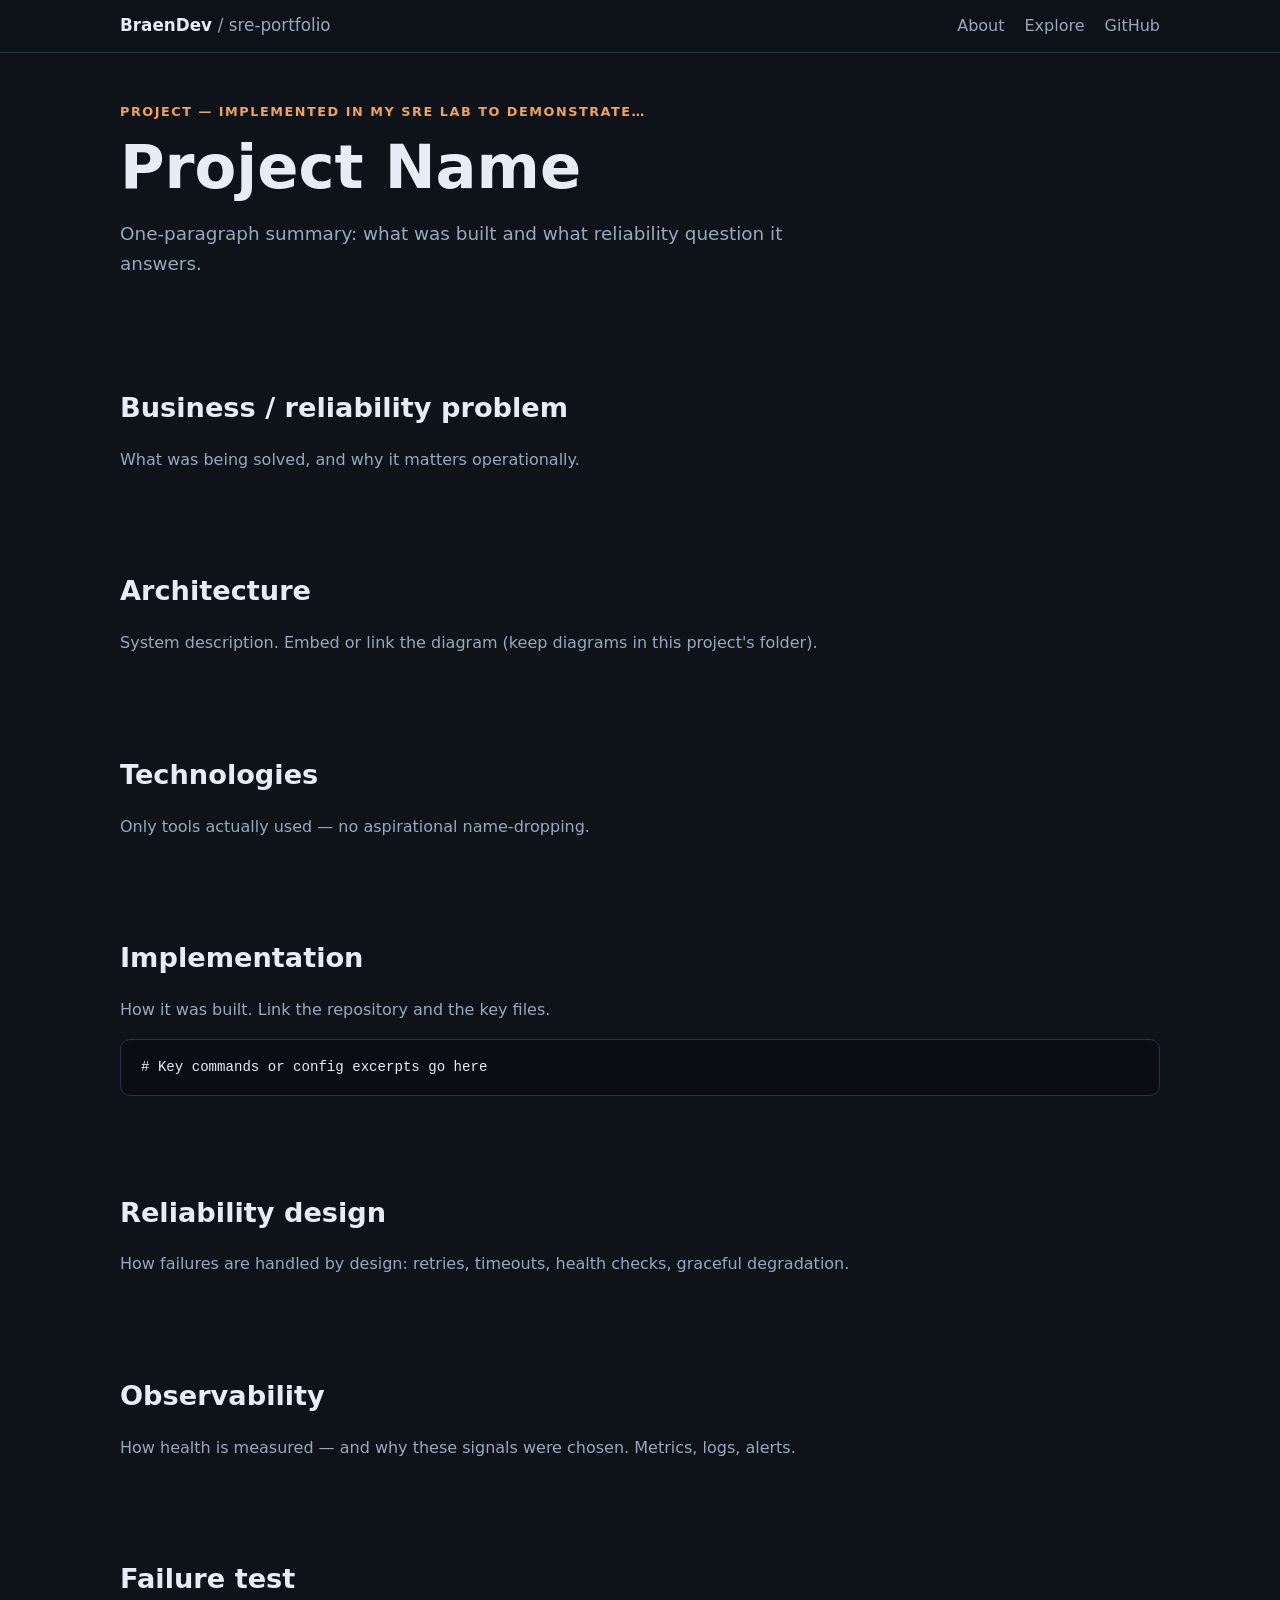
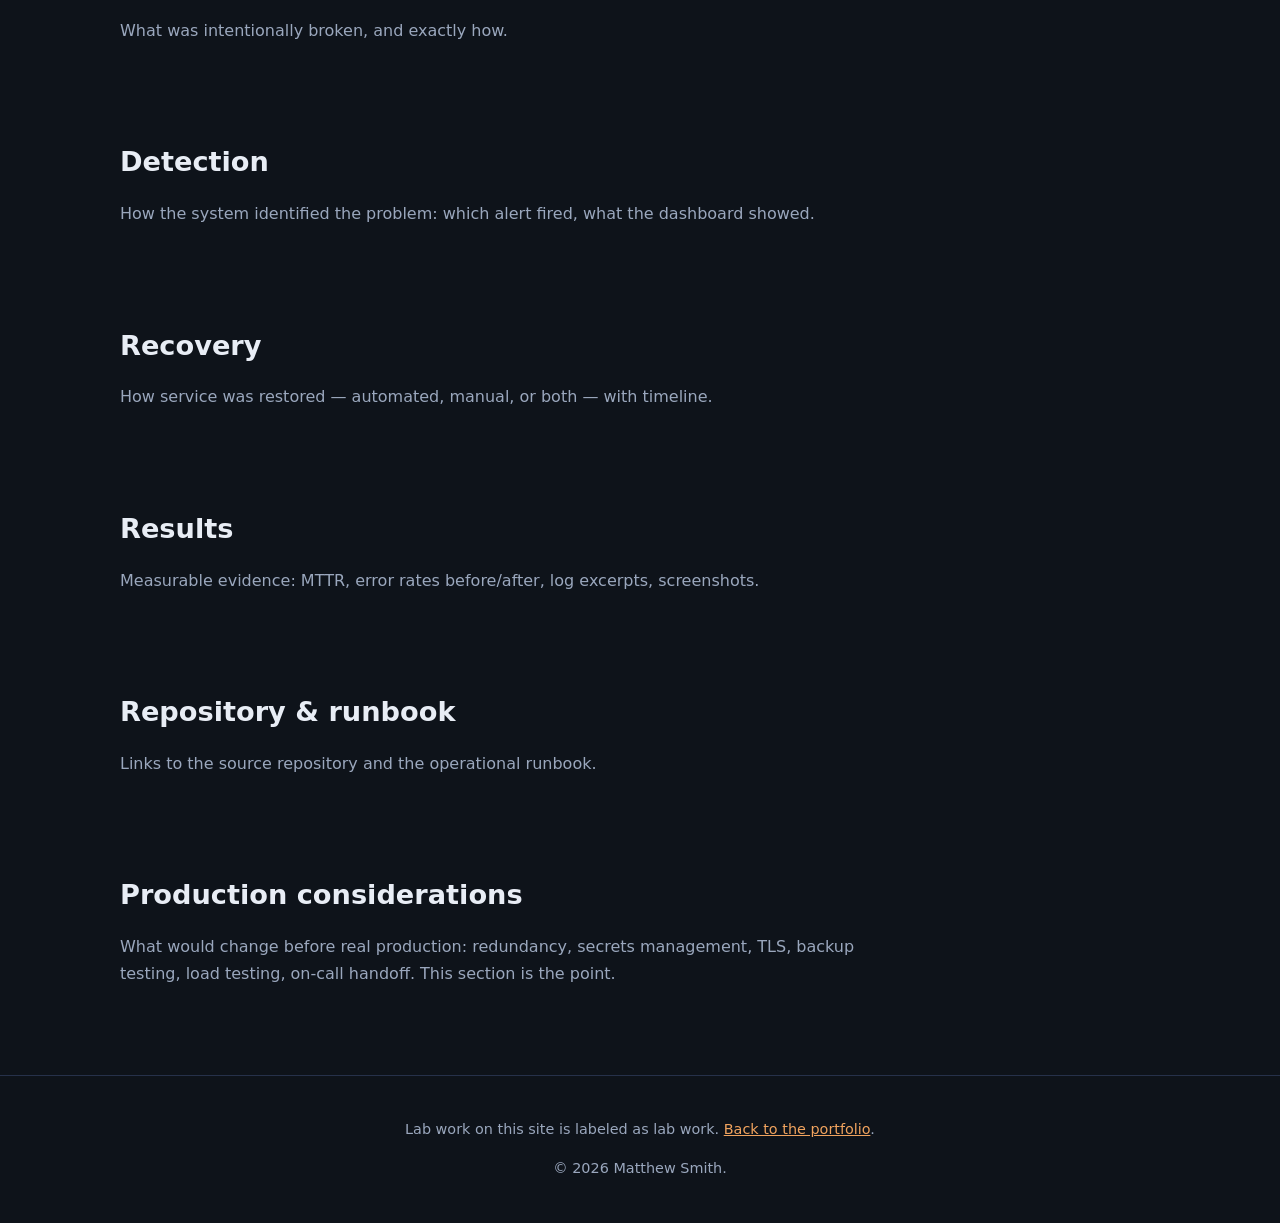
<file: projects/project-template.html>
<!DOCTYPE html>
<html lang="en">
<head>
<meta charset="utf-8">
<meta name="viewport" content="width=device-width, initial-scale=1">
<title>PROJECT NAME — Matthew Smith, SRE Portfolio</title>
<meta name="description" content="One-line summary of the reliability problem and what was demonstrated.">
<link rel="stylesheet" href="../assets/css/style.css">
</head>
<body>
<header class="site-header">
  <nav class="nav" aria-label="Primary">
    <a class="brand" href="../index.html">BraenDev <span>/ sre-portfolio</span></a>
    <button class="nav-toggle" type="button" aria-label="Toggle navigation" aria-expanded="false">&#9776;</button>
    <ul class="nav-links">
      <li><a href="../index.html#about">About</a></li>
      <li><a href="../index.html#explore">Explore</a></li>
      <li><a href="https://github.com/BraenDev" rel="noopener">GitHub</a></li>
    </ul>
  </nav>
</header>

<main>
  <section class="hero" style="padding-top:3rem;">
    <p class="kicker">Project — implemented in my SRE lab to demonstrate…</p>
    <h1>Project Name</h1>
    <p class="lede">One-paragraph summary: what was built and what reliability question it answers.</p>
  </section>

  <!-- Copy this file for each new project. Fill in every section. Delete this comment block. -->

  <section class="section">
    <h2>Business / reliability problem</h2>
    <div class="prose"><p>What was being solved, and why it matters operationally.</p></div>
  </section>

  <section class="section">
    <h2>Architecture</h2>
    <div class="prose"><p>System description. Embed or link the diagram (keep diagrams in this project's folder).</p></div>
  </section>

  <section class="section">
    <h2>Technologies</h2>
    <div class="prose"><p>Only tools actually used — no aspirational name-dropping.</p></div>
  </section>

  <section class="section">
    <h2>Implementation</h2>
    <div class="prose"><p>How it was built. Link the repository and the key files.</p></div>
<pre><code># Key commands or config excerpts go here
</code></pre>
  </section>

  <section class="section">
    <h2>Reliability design</h2>
    <div class="prose"><p>How failures are handled by design: retries, timeouts, health checks, graceful degradation.</p></div>
  </section>

  <section class="section">
    <h2>Observability</h2>
    <div class="prose"><p>How health is measured — and why these signals were chosen. Metrics, logs, alerts.</p></div>
  </section>

  <section class="section">
    <h2>Failure test</h2>
    <div class="prose"><p>What was intentionally broken, and exactly how.</p></div>
  </section>

  <section class="section">
    <h2>Detection</h2>
    <div class="prose"><p>How the system identified the problem: which alert fired, what the dashboard showed.</p></div>
  </section>

  <section class="section">
    <h2>Recovery</h2>
    <div class="prose"><p>How service was restored — automated, manual, or both — with timeline.</p></div>
  </section>

  <section class="section">
    <h2>Results</h2>
    <div class="prose"><p>Measurable evidence: MTTR, error rates before/after, log excerpts, screenshots.</p></div>
  </section>

  <section class="section">
    <h2>Repository &amp; runbook</h2>
    <div class="prose"><p>Links to the source repository and the operational runbook.</p></div>
  </section>

  <section class="section">
    <h2>Production considerations</h2>
    <div class="prose"><p>What would change before real production: redundancy, secrets management, TLS,
      backup testing, load testing, on-call handoff. This section is the point.</p></div>
  </section>
</main>

<footer class="site-footer">
  <p>Lab work on this site is labeled as lab work. <a href="../index.html">Back to the portfolio</a>.</p>
  <p>&copy; <span id="year">2026</span> Matthew Smith.</p>
</footer>

<script src="../assets/js/main.js"></script>
</body>
</html>
</file>
<file: assets/css/style.css>
:root {
  --bg: #0e131a;
  --bg-soft: #151c26;
  --card: #182030;
  --border: #26314a;
  --text: #e8edf5;
  --muted: #9aa7bd;
  --accent: #f0a35e;
  --accent-dim: #c77f3e;
  --green: #6fcf97;
  --radius: 10px;
  --maxw: 1080px;
}

* { box-sizing: border-box; }
html { scroll-behavior: smooth; }
body {
  margin: 0;
  background: var(--bg);
  color: var(--text);
  font-family: "Segoe UI", system-ui, -apple-system, Roboto, "Helvetica Neue", Arial, sans-serif;
  line-height: 1.65;
}

/* Header / nav */
.site-header {
  position: sticky; top: 0; z-index: 50;
  background: rgba(14, 19, 26, 0.92);
  backdrop-filter: blur(8px);
  border-bottom: 1px solid var(--border);
}
.nav {
  max-width: var(--maxw); margin: 0 auto; padding: 0.75rem 1.25rem;
  display: flex; align-items: center; justify-content: space-between;
}
.brand { color: var(--text); text-decoration: none; font-weight: 700; font-size: 1.05rem; }
.brand span { color: var(--muted); font-weight: 400; }
.nav-links { display: flex; gap: 1.25rem; list-style: none; margin: 0; padding: 0; }
.nav-links a { color: var(--muted); text-decoration: none; }
.nav-links a:hover { color: var(--accent); }
.nav-toggle {
  display: none; background: none; border: 1px solid var(--border);
  color: var(--text); border-radius: 6px; padding: 0.35rem 0.6rem; font-size: 1.1rem;
}

/* Hero */
.hero {
  max-width: var(--maxw); margin: 0 auto; padding: 4.5rem 1.25rem 3rem;
}
.kicker {
  color: var(--accent); text-transform: uppercase; letter-spacing: 0.12em;
  font-size: 0.8rem; font-weight: 600; margin: 0 0 0.75rem;
}
.hero h1 { font-size: clamp(2.4rem, 6vw, 3.8rem); margin: 0 0 1rem; line-height: 1.1; }
.lede { font-size: 1.15rem; color: var(--muted); max-width: 46rem; }
.lede em { color: var(--text); font-style: normal; border-bottom: 2px solid var(--accent-dim); }
.hero-actions { display: flex; gap: 0.75rem; margin: 1.75rem 0 2.5rem; flex-wrap: wrap; }
.btn {
  display: inline-block; padding: 0.7rem 1.4rem; border-radius: var(--radius);
  background: var(--accent); color: #1a1206; font-weight: 700; text-decoration: none;
}
.btn:hover { background: var(--accent-dim); }
.btn-ghost { background: transparent; color: var(--text); border: 1px solid var(--border); }
.btn-ghost:hover { border-color: var(--accent); color: var(--accent); background: transparent; }
.stats { display: flex; gap: 2.5rem; margin: 0; padding: 0; flex-wrap: wrap; }
.stats div { margin: 0; }
.stats dt { font-size: 1.9rem; font-weight: 800; color: var(--accent); }
.stats dd { margin: 0; color: var(--muted); font-size: 0.9rem; }

/* Sections */
.section { max-width: var(--maxw); margin: 0 auto; padding: 2.5rem 1.25rem; }
.section h2 { font-size: 1.7rem; margin: 0 0 1rem; }
.section-sub { color: var(--muted); margin-top: -0.5rem; }
.prose { max-width: 46rem; color: var(--muted); }
.prose strong, .prose em { color: var(--text); }

/* Cards */
.cards {
  display: grid; grid-template-columns: repeat(auto-fill, minmax(280px, 1fr));
  gap: 1rem; margin-top: 1.25rem;
}
.card {
  background: var(--card); border: 1px solid var(--border); border-radius: var(--radius);
  padding: 1.25rem 1.35rem;
}
.card h3 { margin: 0 0 0.5rem; font-size: 1.1rem; }
.card p { margin: 0.4rem 0; color: var(--muted); font-size: 0.95rem; }
.status {
  display: inline-block; margin-top: 0.6rem; font-size: 0.75rem; font-weight: 700;
  text-transform: uppercase; letter-spacing: 0.08em; padding: 0.2rem 0.6rem; border-radius: 999px;
}
.status.building { color: var(--green); border: 1px solid var(--green); }
.status.planned { color: var(--muted); border: 1px solid var(--border); }

/* Roadmap steps */
.steps { list-style: none; padding: 0; margin: 1.25rem 0; counter-reset: step; max-width: 46rem; }
.steps li {
  counter-increment: step; position: relative; padding: 0.6rem 0 0.6rem 3rem;
  border-bottom: 1px solid var(--border); color: var(--muted);
}
.steps li::before {
  content: counter(step); position: absolute; left: 0; top: 0.55rem;
  width: 2rem; height: 2rem; border-radius: 50%;
  background: var(--bg-soft); border: 1px solid var(--accent-dim); color: var(--accent);
  display: flex; align-items: center; justify-content: center; font-weight: 700; font-size: 0.9rem;
}
.steps li strong { color: var(--text); }

/* Footer */
.site-footer {
  border-top: 1px solid var(--border); margin-top: 2rem;
  padding: 1.75rem 1.25rem; text-align: center; color: var(--muted); font-size: 0.9rem;
}
.site-footer a { color: var(--accent); }

/* Template page bits */
.template-note {
  background: var(--bg-soft); border: 1px dashed var(--border); border-radius: var(--radius);
  padding: 1rem 1.25rem; color: var(--muted); font-size: 0.92rem; max-width: 46rem;
}
pre, code { font-family: Consolas, "SF Mono", Menlo, monospace; }
pre {
  background: #0a0e14; border: 1px solid var(--border); border-radius: var(--radius);
  padding: 1rem 1.25rem; overflow-x: auto; font-size: 0.88rem;
}

/* Responsive */
@media (max-width: 720px) {
  .nav-toggle { display: block; }
  .nav-links {
    display: none; position: absolute; top: 100%; left: 0; right: 0;
    background: var(--bg-soft); flex-direction: column; padding: 0.75rem 1.25rem 1rem;
    border-bottom: 1px solid var(--border); gap: 0.75rem;
  }
  .nav-links.open { display: flex; }
  .hero { padding-top: 3rem; }
}
</file>
